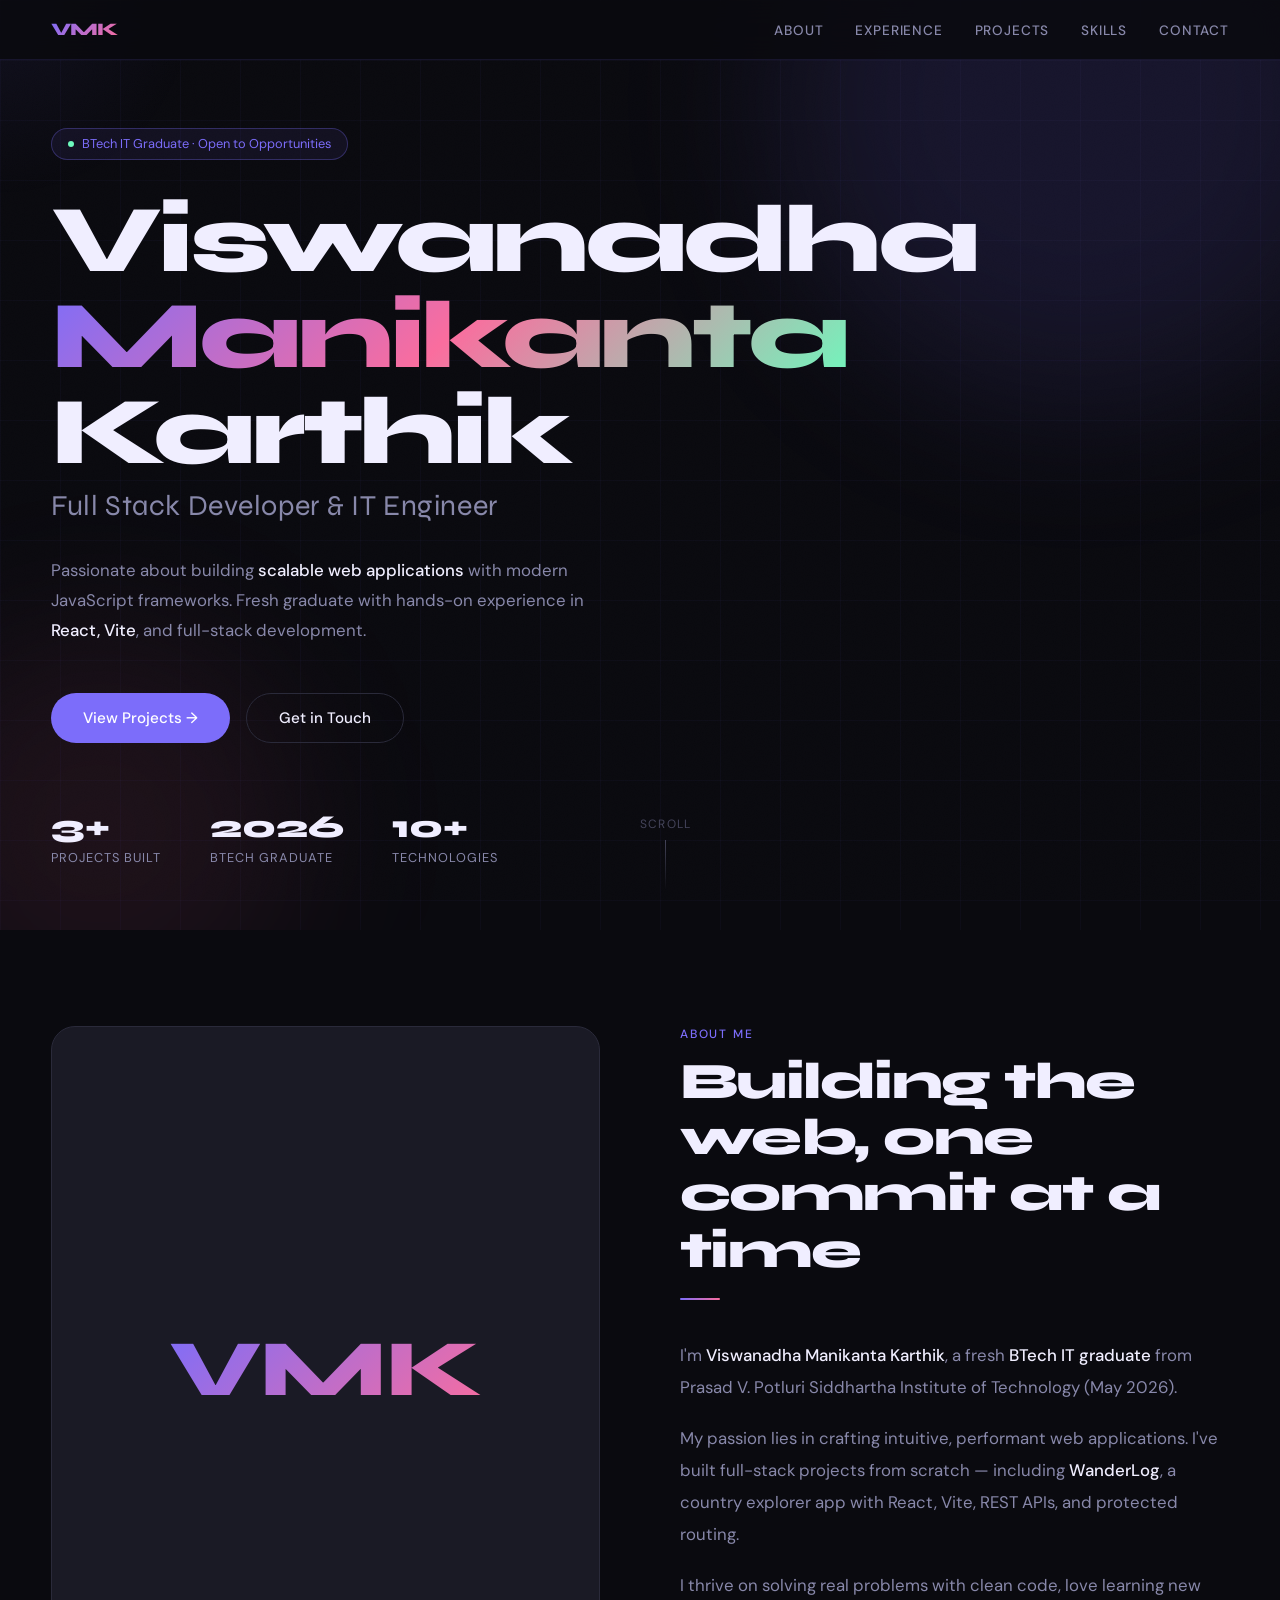
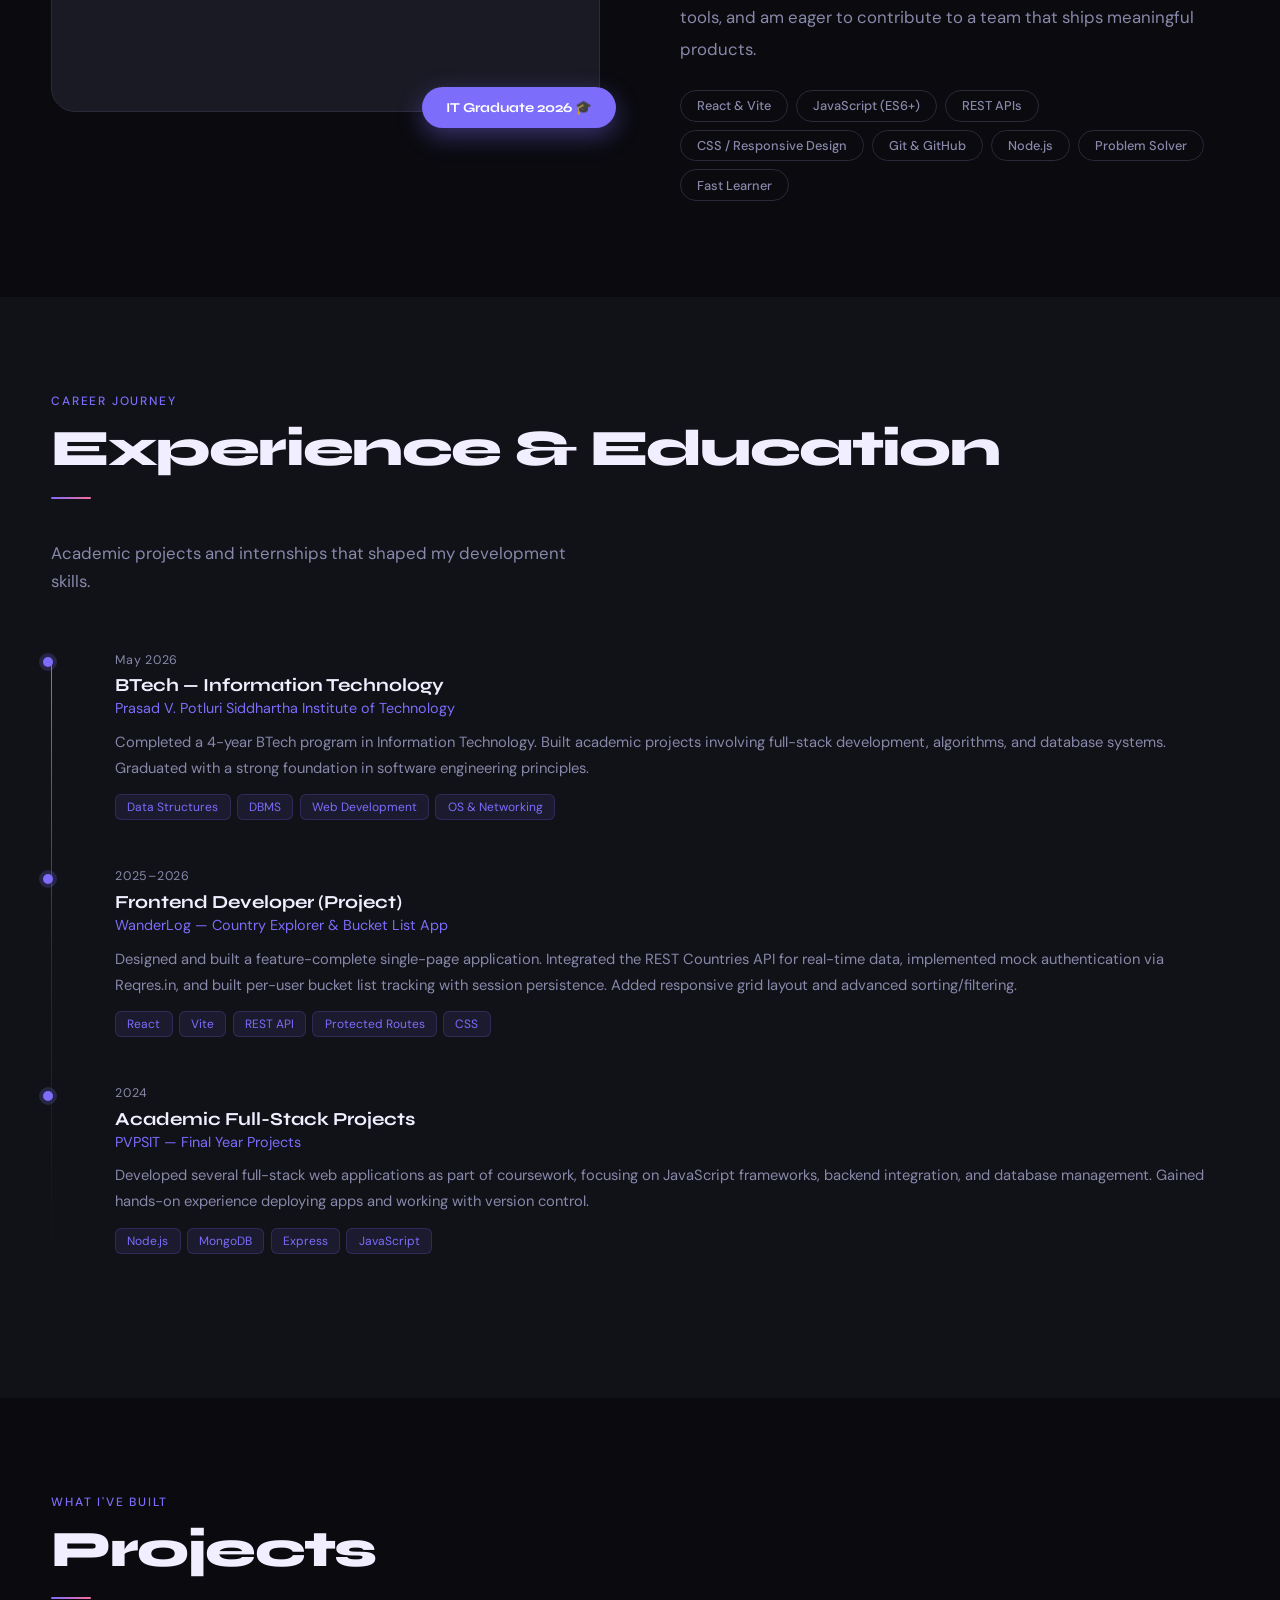
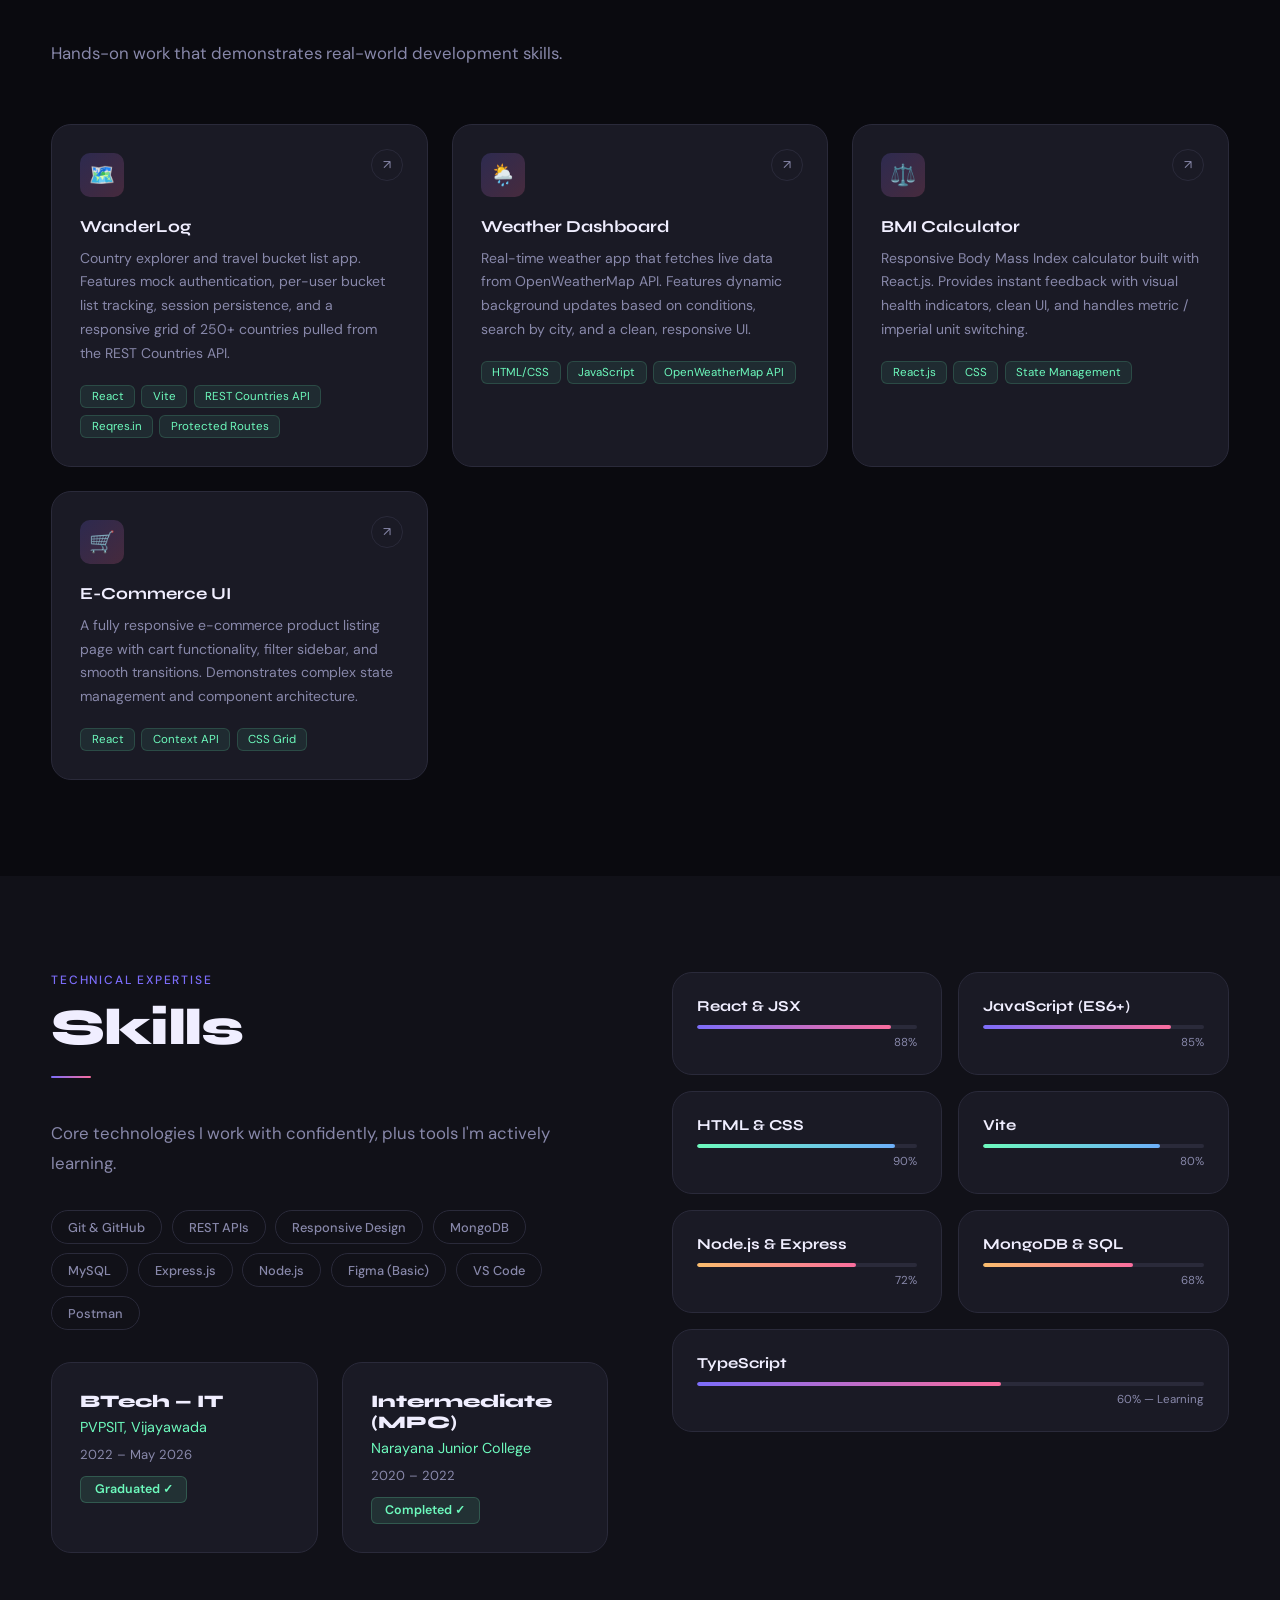
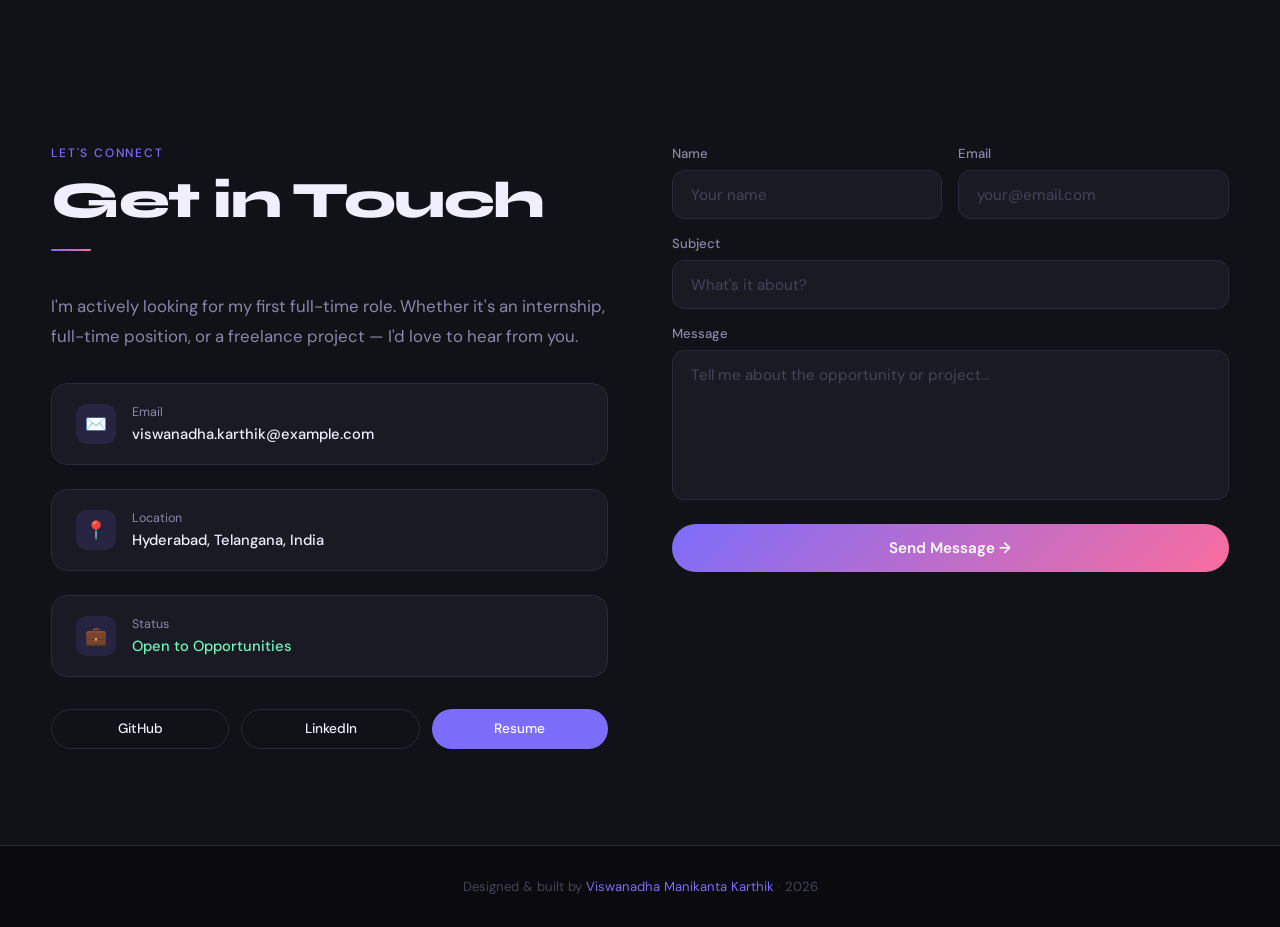
<file: index.html>
<!DOCTYPE html>
<html lang="en">
<head>
<meta charset="UTF-8"/>
<meta name="viewport" content="width=device-width, initial-scale=1.0"/>
<title>Viswanadha Manikanta Karthik | IT Graduate</title>
<link rel="preconnect" href="https://fonts.googleapis.com"/>
<link rel="preconnect" href="https://fonts.gstatic.com" crossorigin/>
<link href="https://fonts.googleapis.com/css2?family=Syne:wght@400;600;700;800&family=DM+Sans:ital,opsz,wght@0,9..40,300;0,9..40,400;0,9..40,500;1,9..40,300&display=swap" rel="stylesheet"/>
<style>
*,*::before,*::after{margin:0;padding:0;box-sizing:border-box}
:root{
  --bg:#0a0a0f;
  --bg2:#111118;
  --bg3:#16161f;
  --card:#1a1a25;
  --border:#2a2a3a;
  --accent:#7c6dfa;
  --accent2:#fa6d9e;
  --accent3:#6dfabd;
  --text:#f0eeff;
  --muted:#8888aa;
  --faint:#44445a;
  font-size:px;
}
html{scroll-behavior:smooth}
body{
  font-family:'DM Sans',sans-serif;
  background:var(--bg);
  color:var(--text);
  overflow-x:hidden;
}

/* ── NOISE TEXTURE ── */
body::before{
  content:'';
  position:fixed;inset:0;
  background-image:url("data:image/svg+xml,%3Csvg xmlns='http://www.w3.org/2000/svg' width='200' height='200'%3E%3Cfilter id='n'%3E%3CfeTurbulence type='fractalNoise' baseFrequency='0.9' numOctaves='4' stitchTiles='stitch'/%3E%3C/filter%3E%3Crect width='200' height='200' filter='url(%23n)' opacity='0.025'/%3E%3C/svg%3E");
  pointer-events:none;z-index:0;opacity:.5;
}

/* ── CURSOR GLOW ── */
.cursor-glow{
  position:fixed;width:400px;height:400px;
  border-radius:50%;pointer-events:none;z-index:1;
  background:radial-gradient(circle,rgba(124,109,250,.07) 0%,transparent 70%);
  transform:translate(-50%,-50%);transition:opacity .3s;
}

/* ── NAV ── */
nav{
  position:fixed;top:0;left:0;right:0;z-index:100;
  display:flex;align-items:center;justify-content:space-between;
  padding:1.2rem 4%;
  background:rgba(10,10,15,.85);
  backdrop-filter:blur(16px);
  border-bottom:1px solid rgba(124,109,250,.12);
  transition:all .3s;
}
nav.scrolled{padding:.8rem 4%}
.nav-logo{
  font-family:'Syne',sans-serif;font-weight:800;
  font-size:1.1rem;letter-spacing:-.02em;
  background:linear-gradient(135deg,var(--accent),var(--accent2));
  -webkit-background-clip:text;-webkit-text-fill-color:transparent;
  background-clip:text;
}
.nav-links{display:flex;gap:2rem;list-style:none}
.nav-links a{
  font-size:.85rem;font-weight:500;letter-spacing:.06em;text-transform:uppercase;
  color:var(--muted);text-decoration:none;transition:color .2s;position:relative;
}
.nav-links a::after{
  content:'';position:absolute;bottom:-4px;left:0;width:0;height:1px;
  background:var(--accent);transition:width .3s;
}
.nav-links a:hover{color:var(--text)}
.nav-links a:hover::after{width:100%}
.hamburger{display:none;flex-direction:column;gap:5px;cursor:pointer;padding:4px}
.hamburger span{display:block;width:22px;height:2px;background:var(--text);transition:all .3s;border-radius:2px}
.hamburger.open span:nth-child(1){transform:translateY(7px) rotate(45deg)}
.hamburger.open span:nth-child(2){opacity:0}
.hamburger.open span:nth-child(3){transform:translateY(-7px) rotate(-45deg)}
.mobile-menu{
  display:none;position:fixed;top:0;left:0;right:0;bottom:0;
  background:rgba(10,10,15,.97);z-index:99;
  flex-direction:column;align-items:center;justify-content:center;gap:2.5rem;
}
.mobile-menu.open{display:flex}
.mobile-menu a{
  font-family:'Syne',sans-serif;font-size:2rem;font-weight:700;
  color:var(--text);text-decoration:none;transition:color .2s;
}
.mobile-menu a:hover{color:var(--accent)}

/* ── HERO ── */
#hero{
  min-height:100vh;display:flex;align-items:center;
  padding:8rem 4% 4rem;position:relative;overflow:hidden;
}
.hero-grid-bg{
  position:absolute;inset:0;
  background-image:linear-gradient(rgba(124,109,250,.04) 1px,transparent 1px),linear-gradient(90deg,rgba(124,109,250,.04) 1px,transparent 1px);
  background-size:60px 60px;
}
.hero-orb{
  position:absolute;border-radius:50%;filter:blur(80px);pointer-events:none;
}
.hero-orb-1{width:600px;height:600px;background:rgba(124,109,250,.12);top:-200px;right:-100px}
.hero-orb-2{width:400px;height:400px;background:rgba(250,109,158,.08);bottom:-100px;left:-100px}
.hero-content{position:relative;z-index:2;max-width:900px}
.hero-badge{
  display:inline-flex;align-items:center;gap:.5rem;
  border:1px solid rgba(124,109,250,.3);border-radius:100px;
  padding:.4rem 1rem;font-size:.8rem;color:var(--accent);
  background:rgba(124,109,250,.08);margin-bottom:2rem;
  animation:fadeUp .8s ease both;
}
.hero-badge-dot{width:6px;height:6px;border-radius:50%;background:var(--accent3);animation:pulse 2s infinite}
@keyframes pulse{0%,100%{opacity:1}50%{opacity:.3}}
.hero-name{
  font-family:'Syne',sans-serif;font-weight:800;
  font-size:clamp(2.8rem,8vw,6rem);line-height:1.0;
  letter-spacing:-.04em;margin-bottom:.5rem;
  animation:fadeUp .8s .1s ease both;
}
.hero-name .grad{
  background:linear-gradient(135deg,var(--accent) 0%,var(--accent2) 50%,var(--accent3) 100%);
  -webkit-background-clip:text;-webkit-text-fill-color:transparent;background-clip:text;
}
.hero-title-line{
  font-family:'Syne',sans-serif;font-size:clamp(1rem,3vw,1.8rem);
  font-weight:400;color:var(--muted);margin-bottom:2rem;letter-spacing:.02em;
  animation:fadeUp .8s .2s ease both;
}
.hero-desc{
  max-width:560px;font-size:1.05rem;line-height:1.8;color:var(--muted);
  margin-bottom:3rem;animation:fadeUp .8s .3s ease both;
}
.hero-desc strong{color:var(--text);font-weight:500}
.hero-ctas{display:flex;gap:1rem;flex-wrap:wrap;animation:fadeUp .8s .4s ease both}
.btn-primary{
  display:inline-flex;align-items:center;gap:.5rem;
  background:var(--accent);color:#fff;
  padding:.85rem 2rem;border-radius:100px;font-weight:500;
  text-decoration:none;font-size:.95rem;transition:all .25s;border:none;cursor:pointer;
}
.btn-primary:hover{background:#9488ff;transform:translateY(-2px)}
.btn-outline{
  display:inline-flex;align-items:center;gap:.5rem;
  border:1px solid var(--border);color:var(--text);
  padding:.85rem 2rem;border-radius:100px;font-weight:500;
  text-decoration:none;font-size:.95rem;transition:all .25s;background:transparent;cursor:pointer;
}
.btn-outline:hover{border-color:var(--accent);color:var(--accent);transform:translateY(-2px)}
.hero-stats{
  display:flex;gap:3rem;margin-top:4rem;
  animation:fadeUp .8s .5s ease both;flex-wrap:wrap;
}
.stat-num{font-family:'Syne',sans-serif;font-size:2rem;font-weight:800;color:var(--text)}
.stat-label{font-size:.8rem;color:var(--muted);text-transform:uppercase;letter-spacing:.08em;margin-top:.2rem}
.hero-scroll{
  position:absolute;bottom:2.5rem;left:50%;transform:translateX(-50%);
  display:flex;flex-direction:column;align-items:center;gap:.5rem;
  color:var(--faint);font-size:.75rem;letter-spacing:.1em;text-transform:uppercase;
  animation:fadeUp 1s .8s ease both;
}
.scroll-line{width:1px;height:50px;background:linear-gradient(var(--faint),transparent);animation:scrollLine 2s ease infinite}
@keyframes scrollLine{0%{transform:scaleY(0);transform-origin:top}50%{transform:scaleY(1);transform-origin:top}51%{transform-origin:bottom}100%{transform:scaleY(0);transform-origin:bottom}}

/* ── SECTIONS ── */
section{padding:6rem 4%;position:relative;z-index:2}
.section-label{
  font-size:.75rem;font-weight:500;letter-spacing:.15em;text-transform:uppercase;
  color:var(--accent);margin-bottom:.75rem;
}
.section-title{
  font-family:'Syne',sans-serif;font-weight:800;
  font-size:clamp(2rem,5vw,3.2rem);letter-spacing:-.03em;
  line-height:1.1;margin-bottom:1rem;
}
.section-sub{font-size:1.05rem;color:var(--muted);max-width:540px;line-height:1.7;margin-bottom:3.5rem}
.divider{width:40px;height:2px;background:linear-gradient(90deg,var(--accent),var(--accent2));margin:1.2rem 0 2.5rem;border-radius:2px}

/* ── ABOUT ── */
#about .about-inner{display:grid;grid-template-columns:1fr 1fr;gap:5rem;align-items:start}
.about-photo-wrap{position:relative}
.about-photo-frame{
  border-radius:1.5rem;overflow:hidden;
  border:1px solid var(--border);
  background:var(--card);
  aspect-ratio:4/5;display:flex;align-items:center;justify-content:center;
}
.about-photo-placeholder{
  font-family:'Syne',sans-serif;font-size:5rem;font-weight:800;
  background:linear-gradient(135deg,var(--accent),var(--accent2));
  -webkit-background-clip:text;-webkit-text-fill-color:transparent;background-clip:text;
}
.about-photo-badge{
  position:absolute;bottom:-1rem;right:-1rem;
  background:var(--accent);color:#fff;
  padding:.75rem 1.5rem;border-radius:100px;
  font-family:'Syne',sans-serif;font-weight:700;font-size:.85rem;
  white-space:nowrap;box-shadow:0 8px 24px rgba(124,109,250,.4);
}
.about-text p{font-size:1.05rem;line-height:1.9;color:var(--muted);margin-bottom:1.2rem}
.about-text p strong{color:var(--text);font-weight:500}
.about-tags{display:flex;flex-wrap:wrap;gap:.5rem;margin-top:1.5rem}
.tag{
  padding:.4rem 1rem;border-radius:100px;font-size:.8rem;font-weight:500;
  border:1px solid var(--border);color:var(--muted);transition:all .2s;cursor:default;
}
.tag:hover{border-color:var(--accent);color:var(--accent);background:rgba(124,109,250,.08)}

/* ── EXPERIENCE ── */
#experience{background:var(--bg2)}
.exp-timeline{position:relative;padding-left:2rem}
.exp-timeline::before{
  content:'';position:absolute;left:0;top:.5rem;bottom:0;
  width:1px;background:linear-gradient(var(--accent),var(--border),transparent);
}
.exp-item{
  position:relative;margin-bottom:3rem;padding-left:2rem;
  opacity:0;transform:translateX(-20px);transition:all .5s ease;
}
.exp-item.visible{opacity:1;transform:translateX(0)}
.exp-dot{
  position:absolute;left:-2.5rem;top:.35rem;
  width:10px;height:10px;border-radius:50%;background:var(--accent);
  box-shadow:0 0 0 4px rgba(124,109,250,.2);
}
.exp-date{font-size:.78rem;color:var(--muted);letter-spacing:.06em;margin-bottom:.4rem}
.exp-title{font-family:'Syne',sans-serif;font-weight:700;font-size:1.15rem;color:var(--text);margin-bottom:.2rem}
.exp-company{font-size:.9rem;color:var(--accent);margin-bottom:.8rem}
.exp-desc{font-size:.92rem;line-height:1.75;color:var(--muted)}
.exp-tags{display:flex;flex-wrap:wrap;gap:.4rem;margin-top:.8rem}
.exp-tag{
  padding:.25rem .7rem;border-radius:6px;font-size:.75rem;
  background:rgba(124,109,250,.1);color:var(--accent);border:1px solid rgba(124,109,250,.2);
}

/* ── PROJECTS ── */
.projects-grid{
  display:grid;grid-template-columns:repeat(auto-fill,minmax(320px,1fr));gap:1.5rem;
}
.project-card{
  background:var(--card);border:1px solid var(--border);border-radius:1.25rem;
  padding:1.75rem;transition:all .3s;cursor:pointer;position:relative;overflow:hidden;
}
.project-card::before{
  content:'';position:absolute;inset:0;
  background:radial-gradient(circle at 0% 0%,rgba(124,109,250,.05),transparent 60%);
  opacity:0;transition:opacity .3s;
}
.project-card:hover::before{opacity:1}
.project-card:hover{border-color:rgba(124,109,250,.4);transform:translateY(-4px);box-shadow:0 20px 40px rgba(0,0,0,.3)}
.project-icon{
  width:44px;height:44px;border-radius:10px;
  background:linear-gradient(135deg,rgba(124,109,250,.2),rgba(250,109,158,.2));
  display:flex;align-items:center;justify-content:center;
  font-size:1.3rem;margin-bottom:1.2rem;
}
.project-title{font-family:'Syne',sans-serif;font-weight:700;font-size:1.05rem;margin-bottom:.6rem}
.project-desc{font-size:.875rem;line-height:1.7;color:var(--muted);margin-bottom:1.2rem}
.project-tags{display:flex;flex-wrap:wrap;gap:.4rem}
.project-tag{
  padding:.2rem .65rem;border-radius:6px;font-size:.72rem;
  background:rgba(109,250,189,.08);color:var(--accent3);border:1px solid rgba(109,250,189,.15);
}
.project-link{
  position:absolute;top:1.5rem;right:1.5rem;
  width:32px;height:32px;border-radius:50%;border:1px solid var(--border);
  display:flex;align-items:center;justify-content:center;
  font-size:.8rem;color:var(--muted);transition:all .2s;text-decoration:none;
}
.project-link:hover{border-color:var(--accent);color:var(--accent)}

/* ── SKILLS ── */
#skills{background:var(--bg2)}
.skills-outer{display:grid;grid-template-columns:1fr 1fr;gap:4rem;align-items:start}
.skills-bento{display:grid;grid-template-columns:1fr 1fr;gap:1rem}
.skill-card{
  background:var(--card);border:1px solid var(--border);border-radius:1.25rem;
  padding:1.5rem;transition:all .3s;
}
.skill-card:hover{border-color:rgba(124,109,250,.3);transform:translateY(-3px)}
.skill-card.wide{grid-column:1/-1}
.skill-name{font-family:'Syne',sans-serif;font-size:.95rem;font-weight:700;margin-bottom:.6rem;color:var(--text)}
.skill-bar-bg{height:4px;background:var(--border);border-radius:4px;overflow:hidden}
.skill-bar{height:4px;border-radius:4px;width:0;transition:width 1.2s cubic-bezier(.4,0,.2,1)}
.skill-bar.violet{background:linear-gradient(90deg,var(--accent),var(--accent2))}
.skill-bar.green{background:linear-gradient(90deg,var(--accent3),#6daffa)}
.skill-bar.amber{background:linear-gradient(90deg,#fabd6d,var(--accent2))}
.skill-level{font-size:.72rem;color:var(--muted);margin-top:.4rem;text-align:right}
.skills-pills{display:flex;flex-wrap:wrap;gap:.6rem;margin-top:1rem}
.s-pill{
  padding:.45rem 1rem;border-radius:100px;font-size:.8rem;font-weight:500;
  border:1px solid var(--border);color:var(--muted);transition:all .25s;
  cursor:default;
}
.s-pill:hover{border-color:var(--accent2);color:var(--accent2);background:rgba(250,109,158,.08)}

/* ── EDUCATION ── */
.edu-grid{display:grid;grid-template-columns:1fr 1fr;gap:1.5rem}
.edu-card{
  background:var(--card);border:1px solid var(--border);border-radius:1.25rem;
  padding:1.75rem;transition:all .3s;
}
.edu-card:hover{border-color:rgba(109,250,189,.3);transform:translateY(-3px)}
.edu-degree{font-family:'Syne',sans-serif;font-weight:800;font-size:1.1rem;margin-bottom:.4rem}
.edu-school{font-size:.9rem;color:var(--accent3);margin-bottom:.6rem}
.edu-meta{font-size:.82rem;color:var(--muted)}
.edu-badge{
  display:inline-block;margin-top:.8rem;
  padding:.3rem .85rem;border-radius:6px;font-size:.78rem;font-weight:600;
  background:rgba(109,250,189,.1);color:var(--accent3);border:1px solid rgba(109,250,189,.2);
}

/* ── CONTACT ── */
#contact{background:var(--bg2)}
.contact-inner{display:grid;grid-template-columns:1fr 1fr;gap:4rem;align-items:start}
.contact-form{display:flex;flex-direction:column;gap:1rem}
.form-row{display:grid;grid-template-columns:1fr 1fr;gap:1rem}
.form-group{display:flex;flex-direction:column;gap:.5rem}
.form-group label{font-size:.82rem;font-weight:500;color:var(--muted)}
.form-group input,.form-group textarea{
  background:var(--card);border:1px solid var(--border);border-radius:.75rem;
  color:var(--text);font-family:'DM Sans',sans-serif;font-size:.95rem;
  padding:.85rem 1.1rem;outline:none;transition:border-color .2s;resize:none;
}
.form-group input:focus,.form-group textarea:focus{border-color:var(--accent)}
.form-group input::placeholder,.form-group textarea::placeholder{color:var(--faint)}
.contact-info{display:flex;flex-direction:column;gap:1.5rem}
.contact-item{
  display:flex;gap:1rem;align-items:flex-start;
  background:var(--card);border:1px solid var(--border);border-radius:1rem;
  padding:1.25rem 1.5rem;transition:all .3s;
}
.contact-item:hover{border-color:rgba(124,109,250,.3);transform:translateX(4px)}
.contact-icon{
  width:40px;height:40px;min-width:40px;border-radius:.65rem;
  background:rgba(124,109,250,.12);display:flex;align-items:center;justify-content:center;
  font-size:1.1rem;
}
.contact-item-label{font-size:.78rem;color:var(--muted);margin-bottom:.25rem}
.contact-item-value{font-size:.92rem;color:var(--text);font-weight:500}
.send-btn{
  display:flex;align-items:center;justify-content:center;gap:.5rem;
  background:linear-gradient(135deg,var(--accent),var(--accent2));
  color:#fff;border:none;border-radius:100px;
  padding:.9rem 2rem;font-family:'DM Sans',sans-serif;font-size:.95rem;font-weight:600;
  cursor:pointer;transition:all .3s;margin-top:.5rem;
}
.send-btn:hover{transform:translateY(-2px);box-shadow:0 12px 28px rgba(124,109,250,.4)}
.send-btn:active{transform:translateY(0)}
.success-msg{
  display:none;text-align:center;padding:1rem;border-radius:.75rem;
  background:rgba(109,250,189,.1);border:1px solid rgba(109,250,189,.2);
  color:var(--accent3);font-weight:500;font-size:.9rem;
}

/* ── FOOTER ── */
footer{
  text-align:center;padding:2rem 4%;
  border-top:1px solid var(--border);
  font-size:.82rem;color:var(--faint);
}
footer span{color:var(--accent)}

/* ── ANIMATIONS ── */
@keyframes fadeUp{
  from{opacity:0;transform:translateY(24px)}
  to{opacity:1;transform:translateY(0)}
}
.reveal{opacity:0;transform:translateY(30px);transition:all .6s ease}
.reveal.visible{opacity:1;transform:translateY(0)}

/* ── MOBILE ── */
@media(max-width:768px){
  nav{padding:1rem 5%}
  .nav-links{display:none}
  .hamburger{display:flex}
  #hero{padding:7rem 5% 4rem}
  .hero-stats{gap:2rem}
  #about .about-inner{grid-template-columns:1fr;gap:3rem}
  .about-photo-wrap{max-width:320px;margin:0 auto}
  .skills-outer{grid-template-columns:1fr;gap:3rem}
  .skills-bento{grid-template-columns:1fr}
  .skill-card.wide{grid-column:auto}
  .edu-grid{grid-template-columns:1fr}
  .contact-inner{grid-template-columns:1fr;gap:3rem}
  .form-row{grid-template-columns:1fr}
  section{padding:4.5rem 5%}
  .projects-grid{grid-template-columns:1fr}
}
@media(max-width:480px){
  .hero-ctas{flex-direction:column}
  .btn-primary,.btn-outline{justify-content:center}
}
</style>
</head>
<body>

<div class="cursor-glow" id="cursorGlow"></div>

<!-- NAV -->
<nav id="navbar">
  <div class="nav-logo">VMK</div>
  <ul class="nav-links">
    <li><a href="#about">About</a></li>
    <li><a href="#experience">Experience</a></li>
    <li><a href="#projects">Projects</a></li>
    <li><a href="#skills">Skills</a></li>
    <li><a href="#contact">Contact</a></li>
  </ul>
  <div class="hamburger" id="hamburger" onclick="toggleMenu()">
    <span></span><span></span><span></span>
  </div>
</nav>

<!-- MOBILE MENU -->
<div class="mobile-menu" id="mobileMenu">
  <a href="#about" onclick="toggleMenu()">About</a>
  <a href="#experience" onclick="toggleMenu()">Experience</a>
  <a href="#projects" onclick="toggleMenu()">Projects</a>
  <a href="#skills" onclick="toggleMenu()">Skills</a>
  <a href="#contact" onclick="toggleMenu()">Contact</a>
</div>

<!-- HERO -->
<section id="hero">
  <div class="hero-grid-bg"></div>
  <div class="hero-orb hero-orb-1"></div>
  <div class="hero-orb hero-orb-2"></div>
  <div class="hero-content">
    <div class="hero-badge">
      <div class="hero-badge-dot"></div>
      BTech IT Graduate · Open to Opportunities
    </div>
    <h1 class="hero-name">
      Viswanadha<br><span class="grad">Manikanta</span><br>Karthik
    </h1>
    <p class="hero-title-line">Full Stack Developer &amp; IT Engineer</p>
    <p class="hero-desc">
      Passionate about building <strong>scalable web applications</strong> with modern JavaScript frameworks.
      Fresh graduate with hands-on experience in <strong>React, Vite</strong>, and full-stack development.
    </p>
    <div class="hero-ctas">
      <a href="#projects" class="btn-primary">View Projects →</a>
      <a href="#contact" class="btn-outline">Get in Touch</a>
    </div>
    <div class="hero-stats">
      <div>
        <div class="stat-num">3+</div>
        <div class="stat-label">Projects Built</div>
      </div>
      <div>
        <div class="stat-num">2026</div>
        <div class="stat-label">BTech Graduate</div>
      </div>
      <div>
        <div class="stat-num">10+</div>
        <div class="stat-label">Technologies</div>
      </div>
    </div>
  </div>
  <div class="hero-scroll">
    <span>Scroll</span>
    <div class="scroll-line"></div>
  </div>
</section>

<!-- ABOUT -->
<section id="about">
  <div class="about-inner">
    <div class="about-photo-wrap reveal">
      <div class="about-photo-frame">
        <div class="about-photo-placeholder">VMK</div>
      </div>
      <div class="about-photo-badge">IT Graduate 2026 🎓</div>
    </div>
    <div class="about-text reveal">
      <div class="section-label">About Me</div>
      <h2 class="section-title">Building the web, one commit at a time</h2>
      <div class="divider"></div>
      <p>I'm <strong>Viswanadha Manikanta Karthik</strong>, a fresh <strong>BTech IT graduate</strong> from Prasad V. Potluri Siddhartha Institute of Technology (May 2026).</p>
      <p>My passion lies in crafting intuitive, performant web applications. I've built full-stack projects from scratch — including <strong>WanderLog</strong>, a country explorer app with React, Vite, REST APIs, and protected routing.</p>
      <p>I thrive on solving real problems with clean code, love learning new tools, and am eager to contribute to a team that ships meaningful products.</p>
      <div class="about-tags">
        <span class="tag">React &amp; Vite</span>
        <span class="tag">JavaScript (ES6+)</span>
        <span class="tag">REST APIs</span>
        <span class="tag">CSS / Responsive Design</span>
        <span class="tag">Git &amp; GitHub</span>
        <span class="tag">Node.js</span>
        <span class="tag">Problem Solver</span>
        <span class="tag">Fast Learner</span>
      </div>
    </div>
  </div>
</section>

<!-- EXPERIENCE -->
<section id="experience">
  <div class="reveal">
    <div class="section-label">Career Journey</div>
    <h2 class="section-title">Experience &amp; Education</h2>
    <div class="divider"></div>
    <p class="section-sub">Academic projects and internships that shaped my development skills.</p>
  </div>
  <div class="exp-timeline">
    <div class="exp-item">
      <div class="exp-dot"></div>
      <div class="exp-date">May 2026</div>
      <div class="exp-title">BTech — Information Technology</div>
      <div class="exp-company">Prasad V. Potluri Siddhartha Institute of Technology</div>
      <div class="exp-desc">Completed a 4-year BTech program in Information Technology. Built academic projects involving full-stack development, algorithms, and database systems. Graduated with a strong foundation in software engineering principles.</div>
      <div class="exp-tags">
        <span class="exp-tag">Data Structures</span>
        <span class="exp-tag">DBMS</span>
        <span class="exp-tag">Web Development</span>
        <span class="exp-tag">OS &amp; Networking</span>
      </div>
    </div>
    <div class="exp-item">
      <div class="exp-dot"></div>
      <div class="exp-date">2025–2026</div>
      <div class="exp-title">Frontend Developer (Project)</div>
      <div class="exp-company">WanderLog — Country Explorer &amp; Bucket List App</div>
      <div class="exp-desc">Designed and built a feature-complete single-page application. Integrated the REST Countries API for real-time data, implemented mock authentication via Reqres.in, and built per-user bucket list tracking with session persistence. Added responsive grid layout and advanced sorting/filtering.</div>
      <div class="exp-tags">
        <span class="exp-tag">React</span>
        <span class="exp-tag">Vite</span>
        <span class="exp-tag">REST API</span>
        <span class="exp-tag">Protected Routes</span>
        <span class="exp-tag">CSS</span>
      </div>
    </div>
    <div class="exp-item">
      <div class="exp-dot"></div>
      <div class="exp-date">2024</div>
      <div class="exp-title">Academic Full-Stack Projects</div>
      <div class="exp-company">PVPSIT — Final Year Projects</div>
      <div class="exp-desc">Developed several full-stack web applications as part of coursework, focusing on JavaScript frameworks, backend integration, and database management. Gained hands-on experience deploying apps and working with version control.</div>
      <div class="exp-tags">
        <span class="exp-tag">Node.js</span>
        <span class="exp-tag">MongoDB</span>
        <span class="exp-tag">Express</span>
        <span class="exp-tag">JavaScript</span>
      </div>
    </div>
  </div>
</section>

<!-- PROJECTS -->
<section id="projects">
  <div class="reveal">
    <div class="section-label">What I've Built</div>
    <h2 class="section-title">Projects</h2>
    <div class="divider"></div>
    <p class="section-sub">Hands-on work that demonstrates real-world development skills.</p>
  </div>
  <div class="projects-grid">
    <div class="project-card reveal">
      <div class="project-icon">🗺️</div>
      <div class="project-title">WanderLog</div>
      <div class="project-desc">Country explorer and travel bucket list app. Features mock authentication, per-user bucket list tracking, session persistence, and a responsive grid of 250+ countries pulled from the REST Countries API.</div>
      <div class="project-tags">
        <span class="project-tag">React</span>
        <span class="project-tag">Vite</span>
        <span class="project-tag">REST Countries API</span>
        <span class="project-tag">Reqres.in</span>
        <span class="project-tag">Protected Routes</span>
      </div>
      <a href="#" class="project-link">↗</a>
    </div>
    <div class="project-card reveal">
      <div class="project-icon">🌦️</div>
      <div class="project-title">Weather Dashboard</div>
      <div class="project-desc">Real-time weather app that fetches live data from OpenWeatherMap API. Features dynamic background updates based on conditions, search by city, and a clean, responsive UI.</div>
      <div class="project-tags">
        <span class="project-tag">HTML/CSS</span>
        <span class="project-tag">JavaScript</span>
        <span class="project-tag">OpenWeatherMap API</span>
      </div>
      <a href="#" class="project-link">↗</a>
    </div>
    <div class="project-card reveal">
      <div class="project-icon">⚖️</div>
      <div class="project-title">BMI Calculator</div>
      <div class="project-desc">Responsive Body Mass Index calculator built with React.js. Provides instant feedback with visual health indicators, clean UI, and handles metric / imperial unit switching.</div>
      <div class="project-tags">
        <span class="project-tag">React.js</span>
        <span class="project-tag">CSS</span>
        <span class="project-tag">State Management</span>
      </div>
      <a href="#" class="project-link">↗</a>
    </div>
    <div class="project-card reveal">
      <div class="project-icon">🛒</div>
      <div class="project-title">E-Commerce UI</div>
      <div class="project-desc">A fully responsive e-commerce product listing page with cart functionality, filter sidebar, and smooth transitions. Demonstrates complex state management and component architecture.</div>
      <div class="project-tags">
        <span class="project-tag">React</span>
        <span class="project-tag">Context API</span>
        <span class="project-tag">CSS Grid</span>
      </div>
      <a href="#" class="project-link">↗</a>
    </div>
  </div>
</section>

<!-- SKILLS -->
<section id="skills">
  <div class="skills-outer">
    <div class="reveal">
      <div class="section-label">Technical Expertise</div>
      <h2 class="section-title">Skills</h2>
      <div class="divider"></div>
      <p style="font-size:1.05rem;line-height:1.8;color:var(--muted);margin-bottom:2rem">Core technologies I work with confidently, plus tools I'm actively learning.</p>
      <div class="skills-pills">
        <span class="s-pill">Git &amp; GitHub</span>
        <span class="s-pill">REST APIs</span>
        <span class="s-pill">Responsive Design</span>
        <span class="s-pill">MongoDB</span>
        <span class="s-pill">MySQL</span>
        <span class="s-pill">Express.js</span>
        <span class="s-pill">Node.js</span>
        <span class="s-pill">Figma (Basic)</span>
        <span class="s-pill">VS Code</span>
        <span class="s-pill">Postman</span>
      </div>
      <div class="edu-grid" style="margin-top:2rem">
        <div class="edu-card">
          <div class="edu-degree">BTech — IT</div>
          <div class="edu-school">PVPSIT, Vijayawada</div>
          <div class="edu-meta">2022 – May 2026</div>
          <span class="edu-badge">Graduated ✓</span>
        </div>
        <div class="edu-card">
          <div class="edu-degree">Intermediate (MPC)</div>
          <div class="edu-school">Narayana Junior College</div>
          <div class="edu-meta">2020 – 2022</div>
          <span class="edu-badge">Completed ✓</span>
        </div>
      </div>
    </div>
    <div class="skills-bento reveal">
      <div class="skill-card">
        <div class="skill-name">React &amp; JSX</div>
        <div class="skill-bar-bg"><div class="skill-bar violet" data-width="88"></div></div>
        <div class="skill-level">88%</div>
      </div>
      <div class="skill-card">
        <div class="skill-name">JavaScript (ES6+)</div>
        <div class="skill-bar-bg"><div class="skill-bar violet" data-width="85"></div></div>
        <div class="skill-level">85%</div>
      </div>
      <div class="skill-card">
        <div class="skill-name">HTML &amp; CSS</div>
        <div class="skill-bar-bg"><div class="skill-bar green" data-width="90"></div></div>
        <div class="skill-level">90%</div>
      </div>
      <div class="skill-card">
        <div class="skill-name">Vite</div>
        <div class="skill-bar-bg"><div class="skill-bar green" data-width="80"></div></div>
        <div class="skill-level">80%</div>
      </div>
      <div class="skill-card">
        <div class="skill-name">Node.js &amp; Express</div>
        <div class="skill-bar-bg"><div class="skill-bar amber" data-width="72"></div></div>
        <div class="skill-level">72%</div>
      </div>
      <div class="skill-card">
        <div class="skill-name">MongoDB &amp; SQL</div>
        <div class="skill-bar-bg"><div class="skill-bar amber" data-width="68"></div></div>
        <div class="skill-level">68%</div>
      </div>
      <div class="skill-card wide">
        <div class="skill-name">TypeScript</div>
        <div class="skill-bar-bg"><div class="skill-bar violet" data-width="60"></div></div>
        <div class="skill-level">60% — Learning</div>
      </div>
    </div>
  </div>
</section>

<!-- CONTACT -->
<section id="contact">
  <div class="contact-inner">
    <div class="reveal">
      <div class="section-label">Let's Connect</div>
      <h2 class="section-title">Get in Touch</h2>
      <div class="divider"></div>
      <p style="font-size:1.05rem;line-height:1.8;color:var(--muted);margin-bottom:2rem">
        I'm actively looking for my first full-time role. Whether it's an internship, full-time position, or a freelance project — I'd love to hear from you.
      </p>
      <div class="contact-info">
        <div class="contact-item">
          <div class="contact-icon">✉️</div>
          <div>
            <div class="contact-item-label">Email</div>
            <div class="contact-item-value">viswanadha.karthik@example.com</div>
          </div>
        </div>
        <div class="contact-item">
          <div class="contact-icon">📍</div>
          <div>
            <div class="contact-item-label">Location</div>
            <div class="contact-item-value">Hyderabad, Telangana, India</div>
          </div>
        </div>
        <div class="contact-item">
          <div class="contact-icon">💼</div>
          <div>
            <div class="contact-item-label">Status</div>
            <div class="contact-item-value" style="color:var(--accent3)">Open to Opportunities</div>
          </div>
        </div>
        <div style="display:flex;gap:.75rem;margin-top:.5rem">
          <a href="https://github.com/" target="_blank" class="btn-outline" style="flex:1;justify-content:center;font-size:.85rem;padding:.65rem 1rem">GitHub</a>
          <a href="https://linkedin.com/" target="_blank" class="btn-outline" style="flex:1;justify-content:center;font-size:.85rem;padding:.65rem 1rem">LinkedIn</a>
          <a href="#" class="btn-primary" style="flex:1;justify-content:center;font-size:.85rem;padding:.65rem 1rem">Resume</a>
        </div>
      </div>
    </div>
    <div class="reveal">
      <div class="contact-form">
        <div class="form-row">
          <div class="form-group">
            <label>Name</label>
            <input type="text" id="cName" placeholder="Your name"/>
          </div>
          <div class="form-group">
            <label>Email</label>
            <input type="email" id="cEmail" placeholder="your@email.com"/>
          </div>
        </div>
        <div class="form-group">
          <label>Subject</label>
          <input type="text" id="cSubject" placeholder="What's it about?"/>
        </div>
        <div class="form-group">
          <label>Message</label>
          <textarea id="cMessage" rows="6" placeholder="Tell me about the opportunity or project..."></textarea>
        </div>
        <button class="send-btn" onclick="sendMessage()">
          <span id="sendText">Send Message →</span>
        </button>
        <div class="success-msg" id="successMsg">🎉 Message sent! I'll get back to you soon.</div>
      </div>
    </div>
  </div>
</section>

<footer>
  <p>Designed &amp; built by <span>Viswanadha Manikanta Karthik</span> · 2026</p>
</footer>

<script>
// Cursor glow
const glow=document.getElementById('cursorGlow');
if(window.matchMedia('(pointer:fine)').matches){
  document.addEventListener('mousemove',e=>{
    glow.style.left=e.clientX+'px';
    glow.style.top=e.clientY+'px';
  });
}else{glow.style.display='none'}

// Nav scroll
window.addEventListener('scroll',()=>{
  document.getElementById('navbar').classList.toggle('scrolled',window.scrollY>50);
});

// Mobile menu
function toggleMenu(){
  const h=document.getElementById('hamburger');
  const m=document.getElementById('mobileMenu');
  h.classList.toggle('open');
  m.classList.toggle('open');
}

// Intersection observer — reveals
const observer=new IntersectionObserver(entries=>{
  entries.forEach(e=>{
    if(e.isIntersecting){
      e.target.classList.add('visible');
      if(e.target.classList.contains('exp-item')){
        // stagger
      }
      // Animate skill bars
      e.target.querySelectorAll('.skill-bar').forEach(bar=>{
        const w=bar.getAttribute('data-width');
        setTimeout(()=>{bar.style.width=w+'%'},200);
      });
    }
  });
},{threshold:.12});

document.querySelectorAll('.reveal,.exp-item').forEach(el=>observer.observe(el));

// Skill bars trigger when parent visible
const skillsSection=document.getElementById('skills');
const skillObserver=new IntersectionObserver(entries=>{
  entries.forEach(e=>{
    if(e.isIntersecting){
      document.querySelectorAll('.skill-bar').forEach(bar=>{
        const w=bar.getAttribute('data-width');
        setTimeout(()=>{bar.style.width=w+'%'},300);
      });
      skillObserver.disconnect();
    }
  });
},{threshold:.1});
skillObserver.observe(skillsSection);

// Contact form
function sendMessage(){
  const n=document.getElementById('cName').value.trim();
  const e=document.getElementById('cEmail').value.trim();
  const m=document.getElementById('cMessage').value.trim();
  if(!n||!e||!m){
    alert('Please fill in name, email, and message.');return;
  }
  const btn=document.querySelector('.send-btn');
  btn.disabled=true;
  document.getElementById('sendText').textContent='Sending...';
  setTimeout(()=>{
    btn.style.display='none';
    document.getElementById('successMsg').style.display='block';
    ['cName','cEmail','cSubject','cMessage'].forEach(id=>document.getElementById(id).value='');
  },1200);
}

// Smooth stagger for project cards
document.querySelectorAll('.project-card').forEach((card,i)=>{
  card.style.transitionDelay=(i*.08)+'s';
});
</script>
</body>
</html>
</file>
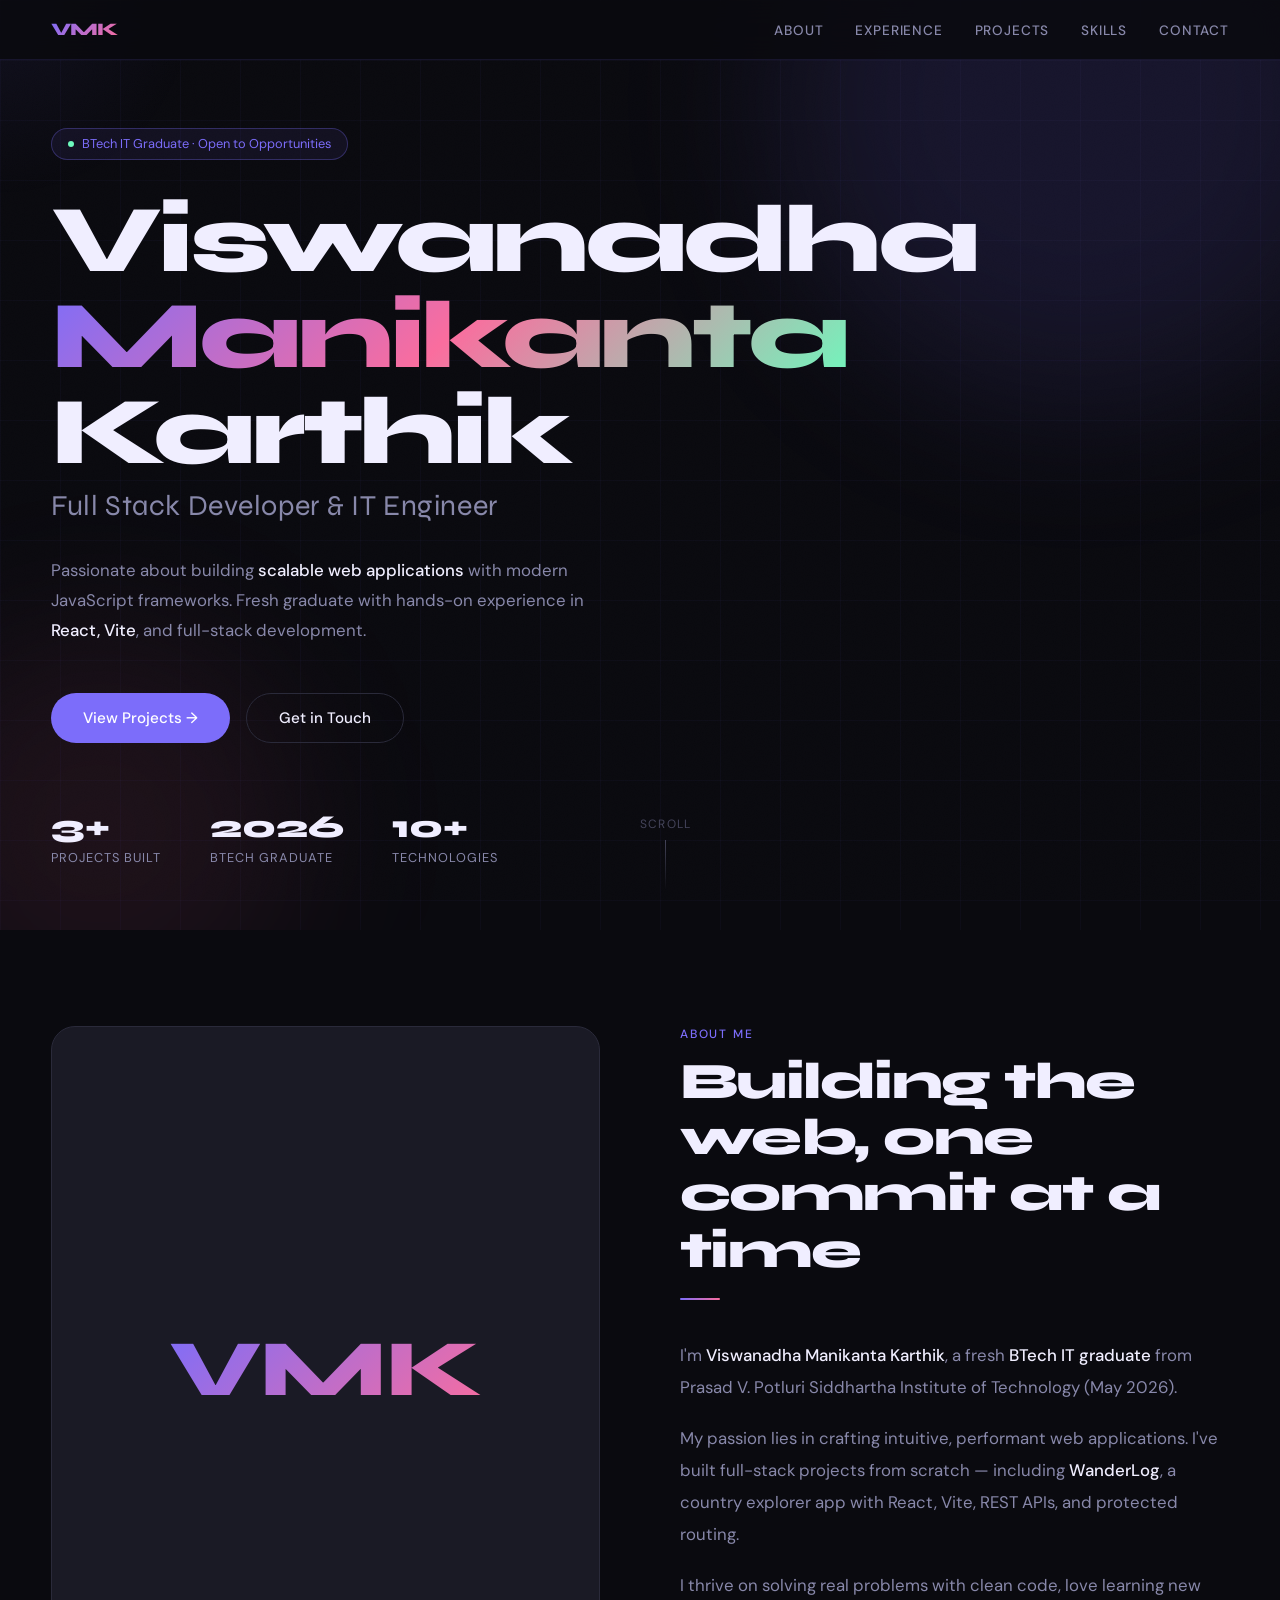
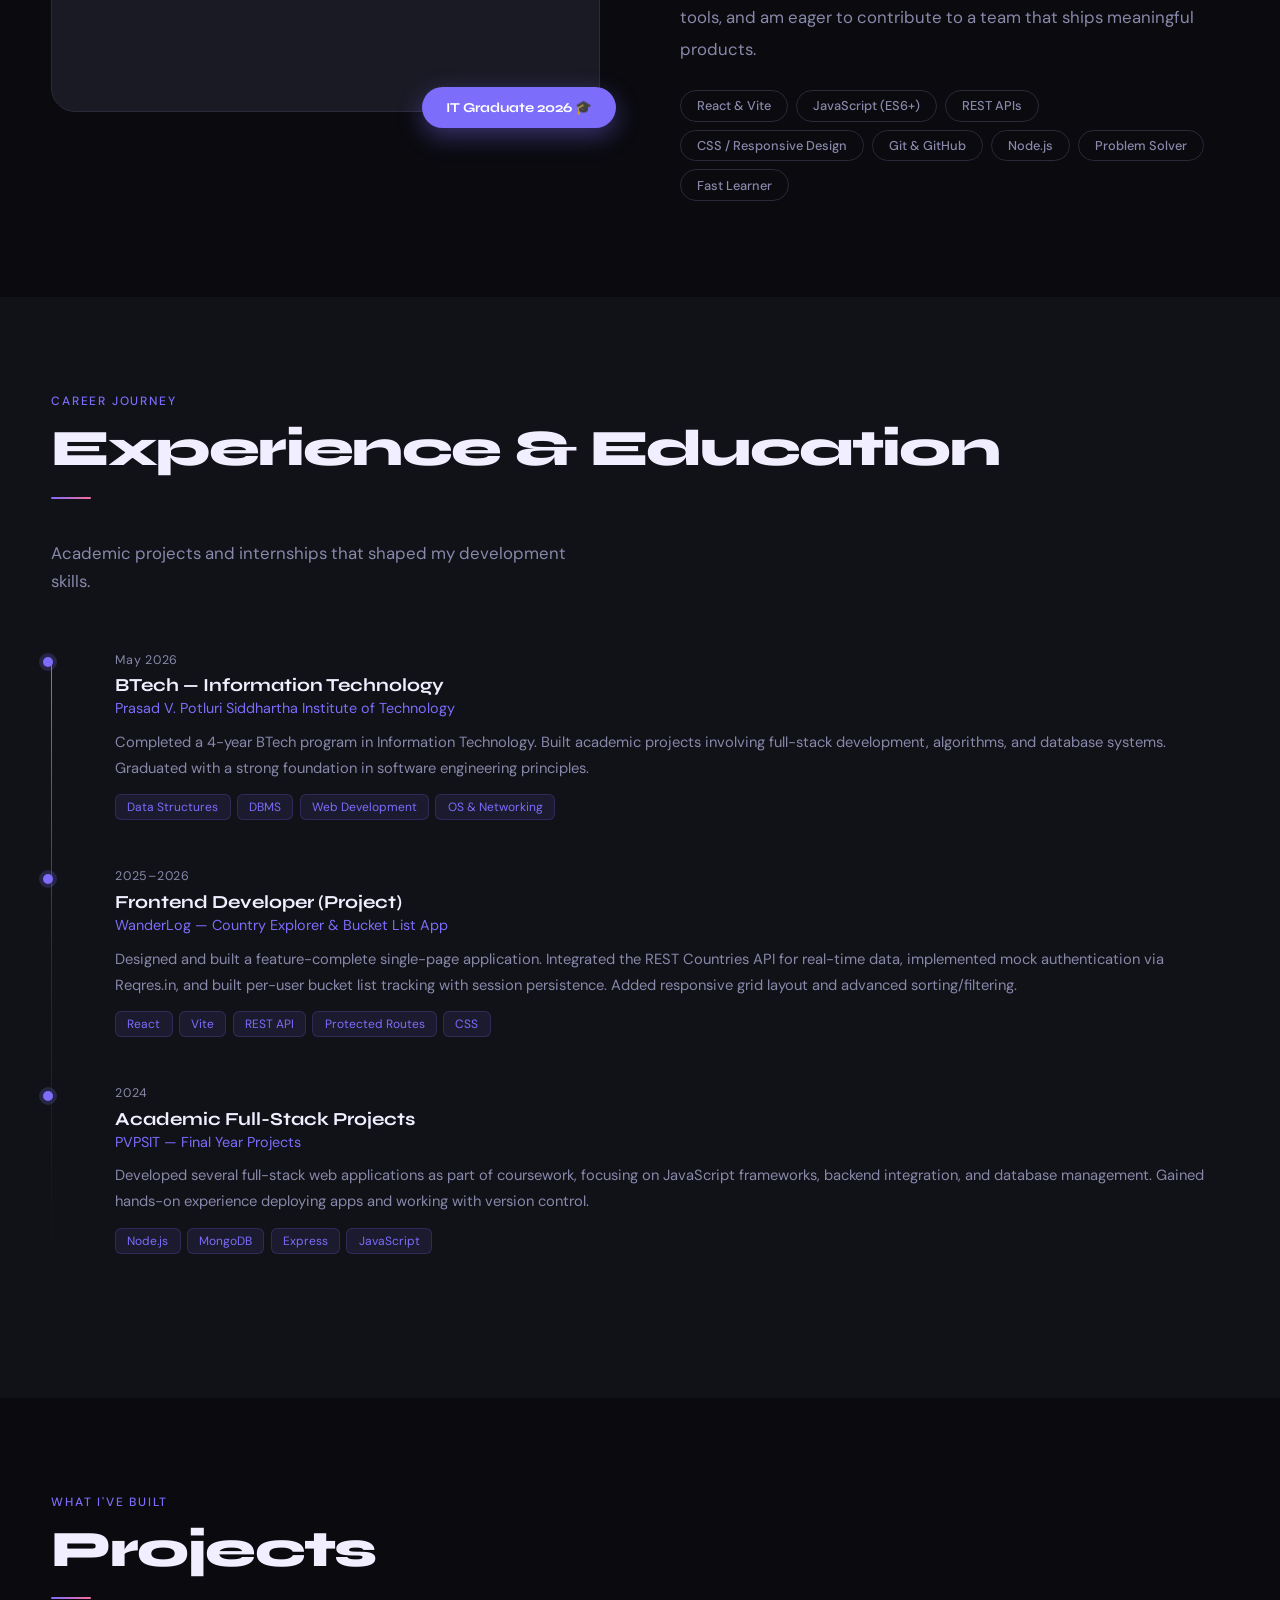
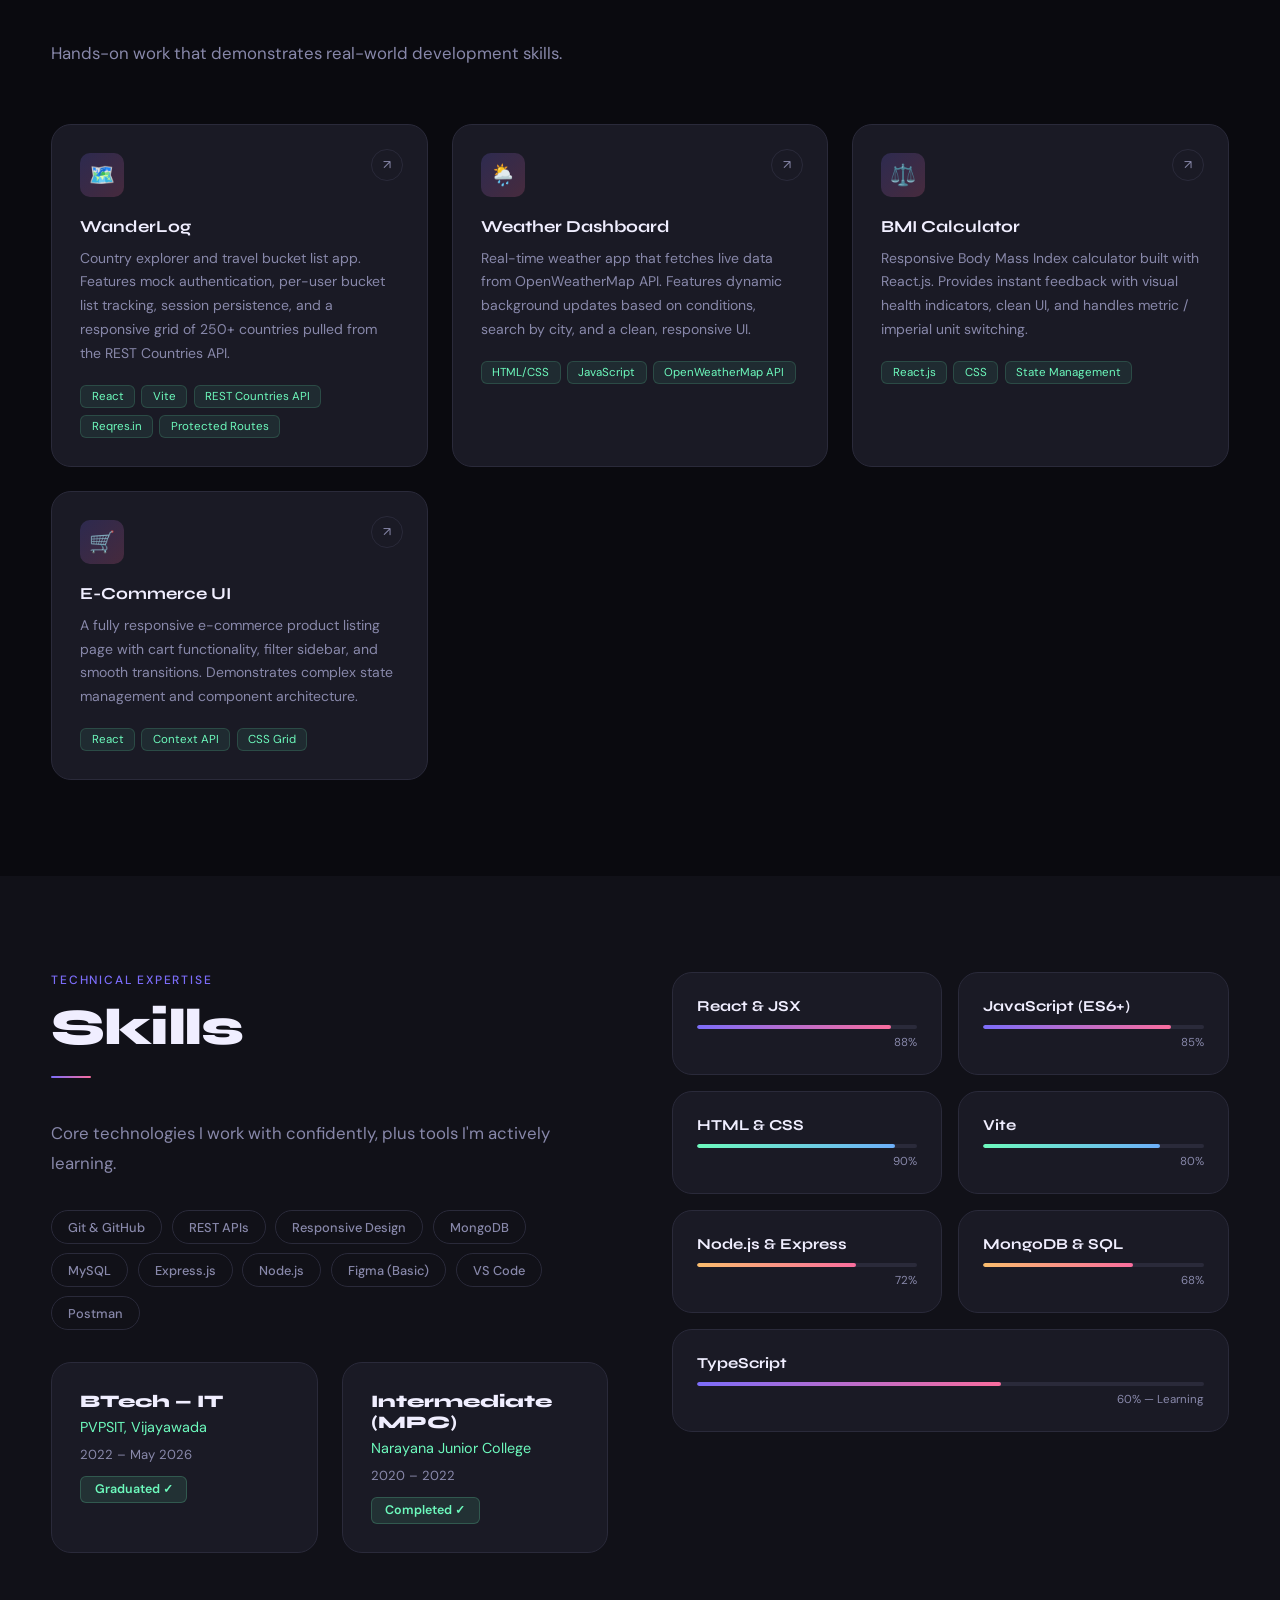
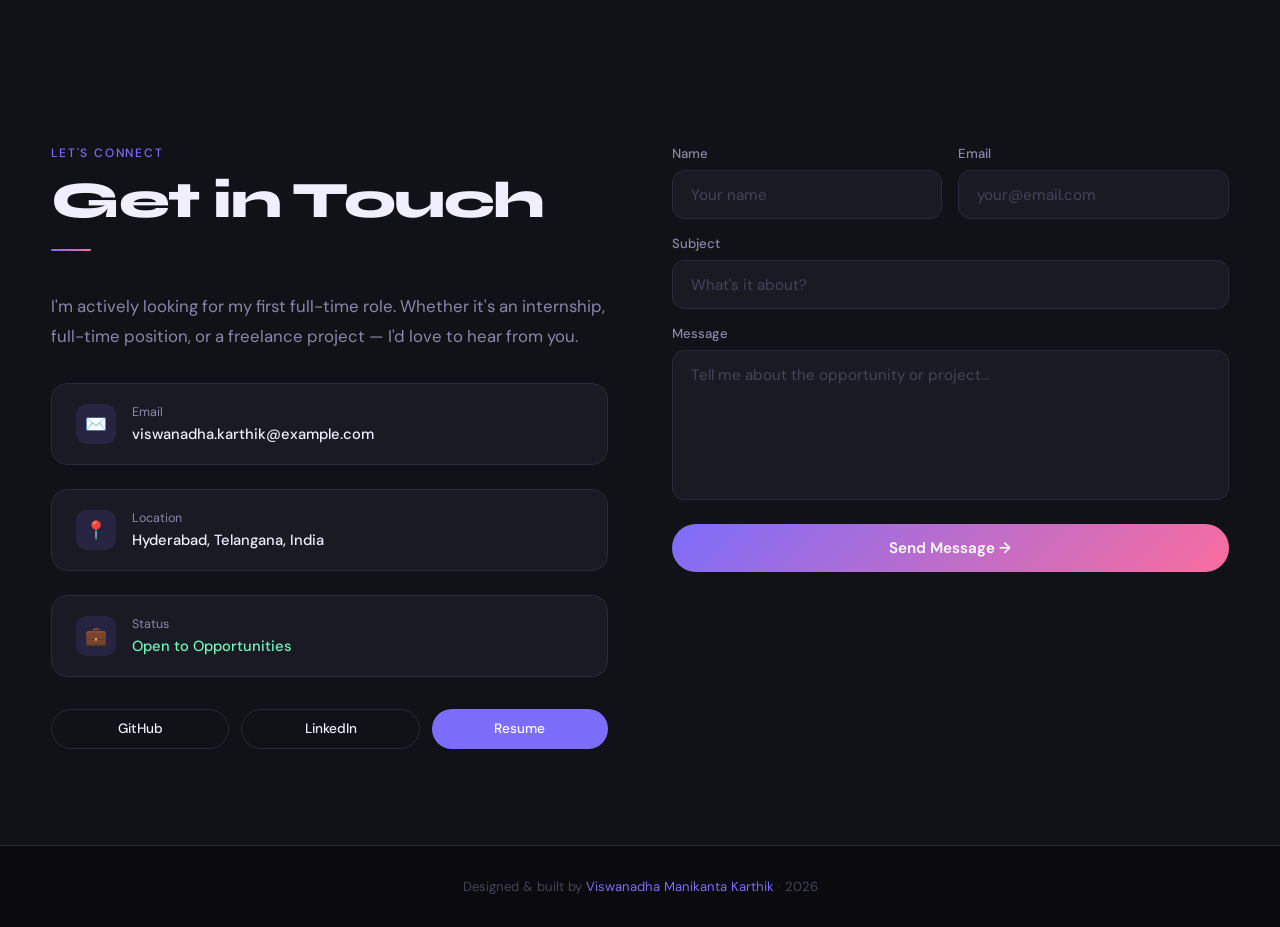
<file: portfolio/portfolio.html>
<!DOCTYPE html>
<html lang="en">
<head>
<meta charset="UTF-8"/>
<meta name="viewport" content="width=device-width, initial-scale=1.0"/>
<title>Viswanadha Manikanta Karthik | IT Graduate</title>
<link rel="preconnect" href="https://fonts.googleapis.com"/>
<link rel="preconnect" href="https://fonts.gstatic.com" crossorigin/>
<link href="https://fonts.googleapis.com/css2?family=Syne:wght@400;600;700;800&family=DM+Sans:ital,opsz,wght@0,9..40,300;0,9..40,400;0,9..40,500;1,9..40,300&display=swap" rel="stylesheet"/>
 <link rel="stylesheet" href="style.css">

</head>
<body>

<div class="cursor-glow" id="cursorGlow"></div>

<!-- NAV -->
<nav id="navbar">
  <div class="nav-logo">VMK</div>
  <ul class="nav-links">
    <li><a href="#about">About</a></li>
    <li><a href="#experience">Experience</a></li>
    <li><a href="#projects">Projects</a></li>
    <li><a href="#skills">Skills</a></li>
    <li><a href="#contact">Contact</a></li>
  </ul>
  <div class="hamburger" id="hamburger" onclick="toggleMenu()">
    <span></span><span></span><span></span>
  </div>
</nav>

<!-- MOBILE MENU -->
<div class="mobile-menu" id="mobileMenu">
  <a href="#about" onclick="toggleMenu()">About</a>
  <a href="#experience" onclick="toggleMenu()">Experience</a>
  <a href="#projects" onclick="toggleMenu()">Projects</a>
  <a href="#skills" onclick="toggleMenu()">Skills</a>
  <a href="#contact" onclick="toggleMenu()">Contact</a>
</div>

<!-- HERO -->
<section id="hero">
  <div class="hero-grid-bg"></div>
  <div class="hero-orb hero-orb-1"></div>
  <div class="hero-orb hero-orb-2"></div>
  <div class="hero-content">
    <div class="hero-badge">
      <div class="hero-badge-dot"></div>
      BTech IT Graduate · Open to Opportunities
    </div>
    <h1 class="hero-name">
      Viswanadha<br><span class="grad">Manikanta</span><br>Karthik
    </h1>
    <p class="hero-title-line">Full Stack Developer &amp; IT Engineer</p>
    <p class="hero-desc">
      Passionate about building <strong>scalable web applications</strong> with modern JavaScript frameworks.
      Fresh graduate with hands-on experience in <strong>React, Vite</strong>, and full-stack development.
    </p>
    <div class="hero-ctas">
      <a href="#projects" class="btn-primary">View Projects →</a>
      <a href="#contact" class="btn-outline">Get in Touch</a>
    </div>
    <div class="hero-stats">
      <div>
        <div class="stat-num">3+</div>
        <div class="stat-label">Projects Built</div>
      </div>
      <div>
        <div class="stat-num">2026</div>
        <div class="stat-label">BTech Graduate</div>
      </div>
      <div>
        <div class="stat-num">10+</div>
        <div class="stat-label">Technologies</div>
      </div>
    </div>
  </div>
  <div class="hero-scroll">
    <span>Scroll</span>
    <div class="scroll-line"></div>
  </div>
</section>

<!-- ABOUT -->
<section id="about">
  <div class="about-inner">
    <div class="about-photo-wrap reveal">
      <div class="about-photo-frame">
        <div class="about-photo-placeholder">VMK</div>
      </div>
      <div class="about-photo-badge">IT Graduate 2026 🎓</div>
    </div>
    <div class="about-text reveal">
      <div class="section-label">About Me</div>
      <h2 class="section-title">Building the web, one commit at a time</h2>
      <div class="divider"></div>
      <p>I'm <strong>Viswanadha Manikanta Karthik</strong>, a fresh <strong>BTech IT graduate</strong> from Prasad V. Potluri Siddhartha Institute of Technology (May 2026).</p>
      <p>My passion lies in crafting intuitive, performant web applications. I've built full-stack projects from scratch — including <strong>WanderLog</strong>, a country explorer app with React, Vite, REST APIs, and protected routing.</p>
      <p>I thrive on solving real problems with clean code, love learning new tools, and am eager to contribute to a team that ships meaningful products.</p>
      <div class="about-tags">
        <span class="tag">React &amp; Vite</span>
        <span class="tag">JavaScript (ES6+)</span>
        <span class="tag">REST APIs</span>
        <span class="tag">CSS / Responsive Design</span>
        <span class="tag">Git &amp; GitHub</span>
        <span class="tag">Node.js</span>
        <span class="tag">Problem Solver</span>
        <span class="tag">Fast Learner</span>
      </div>
    </div>
  </div>
</section>

<!-- EXPERIENCE -->
<section id="experience">
  <div class="reveal">
    <div class="section-label">Career Journey</div>
    <h2 class="section-title">Experience &amp; Education</h2>
    <div class="divider"></div>
    <p class="section-sub">Academic projects and internships that shaped my development skills.</p>
  </div>
  <div class="exp-timeline">
    <div class="exp-item">
      <div class="exp-dot"></div>
      <div class="exp-date">May 2026</div>
      <div class="exp-title">BTech — Information Technology</div>
      <div class="exp-company">Prasad V. Potluri Siddhartha Institute of Technology</div>
      <div class="exp-desc">Completed a 4-year BTech program in Information Technology. Built academic projects involving full-stack development, algorithms, and database systems. Graduated with a strong foundation in software engineering principles.</div>
      <div class="exp-tags">
        <span class="exp-tag">Data Structures</span>
        <span class="exp-tag">DBMS</span>
        <span class="exp-tag">Web Development</span>
        <span class="exp-tag">OS &amp; Networking</span>
      </div>
    </div>
    <div class="exp-item">
      <div class="exp-dot"></div>
      <div class="exp-date">2025–2026</div>
      <div class="exp-title">Frontend Developer (Project)</div>
      <div class="exp-company">WanderLog — Country Explorer &amp; Bucket List App</div>
      <div class="exp-desc">Designed and built a feature-complete single-page application. Integrated the REST Countries API for real-time data, implemented mock authentication via Reqres.in, and built per-user bucket list tracking with session persistence. Added responsive grid layout and advanced sorting/filtering.</div>
      <div class="exp-tags">
        <span class="exp-tag">React</span>
        <span class="exp-tag">Vite</span>
        <span class="exp-tag">REST API</span>
        <span class="exp-tag">Protected Routes</span>
        <span class="exp-tag">CSS</span>
      </div>
    </div>
    <div class="exp-item">
      <div class="exp-dot"></div>
      <div class="exp-date">2024</div>
      <div class="exp-title">Academic Full-Stack Projects</div>
      <div class="exp-company">PVPSIT — Final Year Projects</div>
      <div class="exp-desc">Developed several full-stack web applications as part of coursework, focusing on JavaScript frameworks, backend integration, and database management. Gained hands-on experience deploying apps and working with version control.</div>
      <div class="exp-tags">
        <span class="exp-tag">Node.js</span>
        <span class="exp-tag">MongoDB</span>
        <span class="exp-tag">Express</span>
        <span class="exp-tag">JavaScript</span>
      </div>
    </div>
  </div>
</section>

<!-- PROJECTS -->
<section id="projects">
  <div class="reveal">
    <div class="section-label">What I've Built</div>
    <h2 class="section-title">Projects</h2>
    <div class="divider"></div>
    <p class="section-sub">Hands-on work that demonstrates real-world development skills.</p>
  </div>
  <div class="projects-grid">
    <div class="project-card reveal">
      <div class="project-icon">🗺️</div>
      <div class="project-title">WanderLog</div>
      <div class="project-desc">Country explorer and travel bucket list app. Features mock authentication, per-user bucket list tracking, session persistence, and a responsive grid of 250+ countries pulled from the REST Countries API.</div>
      <div class="project-tags">
        <span class="project-tag">React</span>
        <span class="project-tag">Vite</span>
        <span class="project-tag">REST Countries API</span>
        <span class="project-tag">Reqres.in</span>
        <span class="project-tag">Protected Routes</span>
      </div>
      <a href="#" class="project-link">↗</a>
    </div>
    <div class="project-card reveal">
      <div class="project-icon">🌦️</div>
      <div class="project-title">Weather Dashboard</div>
      <div class="project-desc">Real-time weather app that fetches live data from OpenWeatherMap API. Features dynamic background updates based on conditions, search by city, and a clean, responsive UI.</div>
      <div class="project-tags">
        <span class="project-tag">HTML/CSS</span>
        <span class="project-tag">JavaScript</span>
        <span class="project-tag">OpenWeatherMap API</span>
      </div>
      <a href="#" class="project-link">↗</a>
    </div>
    <div class="project-card reveal">
      <div class="project-icon">⚖️</div>
      <div class="project-title">BMI Calculator</div>
      <div class="project-desc">Responsive Body Mass Index calculator built with React.js. Provides instant feedback with visual health indicators, clean UI, and handles metric / imperial unit switching.</div>
      <div class="project-tags">
        <span class="project-tag">React.js</span>
        <span class="project-tag">CSS</span>
        <span class="project-tag">State Management</span>
      </div>
      <a href="#" class="project-link">↗</a>
    </div>
    <div class="project-card reveal">
      <div class="project-icon">🛒</div>
      <div class="project-title">E-Commerce UI</div>
      <div class="project-desc">A fully responsive e-commerce product listing page with cart functionality, filter sidebar, and smooth transitions. Demonstrates complex state management and component architecture.</div>
      <div class="project-tags">
        <span class="project-tag">React</span>
        <span class="project-tag">Context API</span>
        <span class="project-tag">CSS Grid</span>
      </div>
      <a href="#" class="project-link">↗</a>
    </div>
  </div>
</section>

<!-- SKILLS -->
<section id="skills">
  <div class="skills-outer">
    <div class="reveal">
      <div class="section-label">Technical Expertise</div>
      <h2 class="section-title">Skills</h2>
      <div class="divider"></div>
      <p style="font-size:1.05rem;line-height:1.8;color:var(--muted);margin-bottom:2rem">Core technologies I work with confidently, plus tools I'm actively learning.</p>
      <div class="skills-pills">
        <span class="s-pill">Git &amp; GitHub</span>
        <span class="s-pill">REST APIs</span>
        <span class="s-pill">Responsive Design</span>
        <span class="s-pill">MongoDB</span>
        <span class="s-pill">MySQL</span>
        <span class="s-pill">Express.js</span>
        <span class="s-pill">Node.js</span>
        <span class="s-pill">Figma (Basic)</span>
        <span class="s-pill">VS Code</span>
        <span class="s-pill">Postman</span>
      </div>
      <div class="edu-grid" style="margin-top:2rem">
        <div class="edu-card">
          <div class="edu-degree">BTech — IT</div>
          <div class="edu-school">PVPSIT, Vijayawada</div>
          <div class="edu-meta">2022 – May 2026</div>
          <span class="edu-badge">Graduated ✓</span>
        </div>
        <div class="edu-card">
          <div class="edu-degree">Intermediate (MPC)</div>
          <div class="edu-school">Narayana Junior College</div>
          <div class="edu-meta">2020 – 2022</div>
          <span class="edu-badge">Completed ✓</span>
        </div>
      </div>
    </div>
    <div class="skills-bento reveal">
      <div class="skill-card">
        <div class="skill-name">React &amp; JSX</div>
        <div class="skill-bar-bg"><div class="skill-bar violet" data-width="88"></div></div>
        <div class="skill-level">88%</div>
      </div>
      <div class="skill-card">
        <div class="skill-name">JavaScript (ES6+)</div>
        <div class="skill-bar-bg"><div class="skill-bar violet" data-width="85"></div></div>
        <div class="skill-level">85%</div>
      </div>
      <div class="skill-card">
        <div class="skill-name">HTML &amp; CSS</div>
        <div class="skill-bar-bg"><div class="skill-bar green" data-width="90"></div></div>
        <div class="skill-level">90%</div>
      </div>
      <div class="skill-card">
        <div class="skill-name">Vite</div>
        <div class="skill-bar-bg"><div class="skill-bar green" data-width="80"></div></div>
        <div class="skill-level">80%</div>
      </div>
      <div class="skill-card">
        <div class="skill-name">Node.js &amp; Express</div>
        <div class="skill-bar-bg"><div class="skill-bar amber" data-width="72"></div></div>
        <div class="skill-level">72%</div>
      </div>
      <div class="skill-card">
        <div class="skill-name">MongoDB &amp; SQL</div>
        <div class="skill-bar-bg"><div class="skill-bar amber" data-width="68"></div></div>
        <div class="skill-level">68%</div>
      </div>
      <div class="skill-card wide">
        <div class="skill-name">TypeScript</div>
        <div class="skill-bar-bg"><div class="skill-bar violet" data-width="60"></div></div>
        <div class="skill-level">60% — Learning</div>
      </div>
    </div>
  </div>
</section>

<!-- CONTACT -->
<section id="contact">
  <div class="contact-inner">
    <div class="reveal">
      <div class="section-label">Let's Connect</div>
      <h2 class="section-title">Get in Touch</h2>
      <div class="divider"></div>
      <p style="font-size:1.05rem;line-height:1.8;color:var(--muted);margin-bottom:2rem">
        I'm actively looking for my first full-time role. Whether it's an internship, full-time position, or a freelance project — I'd love to hear from you.
      </p>
      <div class="contact-info">
        <div class="contact-item">
          <div class="contact-icon">✉️</div>
          <div>
            <div class="contact-item-label">Email</div>
            <div class="contact-item-value">viswanadha.karthik@example.com</div>
          </div>
        </div>
        <div class="contact-item">
          <div class="contact-icon">📍</div>
          <div>
            <div class="contact-item-label">Location</div>
            <div class="contact-item-value">Hyderabad, Telangana, India</div>
          </div>
        </div>
        <div class="contact-item">
          <div class="contact-icon">💼</div>
          <div>
            <div class="contact-item-label">Status</div>
            <div class="contact-item-value" style="color:var(--accent3)">Open to Opportunities</div>
          </div>
        </div>
        <div style="display:flex;gap:.75rem;margin-top:.5rem">
          <a href="https://github.com/" target="_blank" class="btn-outline" style="flex:1;justify-content:center;font-size:.85rem;padding:.65rem 1rem">GitHub</a>
          <a href="https://linkedin.com/" target="_blank" class="btn-outline" style="flex:1;justify-content:center;font-size:.85rem;padding:.65rem 1rem">LinkedIn</a>
          <a href="#" class="btn-primary" style="flex:1;justify-content:center;font-size:.85rem;padding:.65rem 1rem">Resume</a>
        </div>
      </div>
    </div>
    <div class="reveal">
      <div class="contact-form">
        <div class="form-row">
          <div class="form-group">
            <label>Name</label>
            <input type="text" id="cName" placeholder="Your name"/>
          </div>
          <div class="form-group">
            <label>Email</label>
            <input type="email" id="cEmail" placeholder="your@email.com"/>
          </div>
        </div>
        <div class="form-group">
          <label>Subject</label>
          <input type="text" id="cSubject" placeholder="What's it about?"/>
        </div>
        <div class="form-group">
          <label>Message</label>
          <textarea id="cMessage" rows="6" placeholder="Tell me about the opportunity or project..."></textarea>
        </div>
        <button class="send-btn" onclick="sendMessage()">
          <span id="sendText">Send Message →</span>
        </button>
        <div class="success-msg" id="successMsg">🎉 Message sent! I'll get back to you soon.</div>
      </div>
    </div>
  </div>
</section>

<footer>
  <p>Designed &amp; built by <span>Viswanadha Manikanta Karthik</span> · 2026</p>
</footer>
  <script src="javascript.js"></script>
</body>
</html>
</file>
<file: portfolio/style.css>
*,*::before,*::after{margin:0;padding:0;box-sizing:border-box}
:root{
  --bg:#0a0a0f;
  --bg2:#111118;
  --bg3:#16161f;
  --card:#1a1a25;
  --border:#2a2a3a;
  --accent:#7c6dfa;
  --accent2:#fa6d9e;
  --accent3:#6dfabd;
  --text:#f0eeff;
  --muted:#8888aa;
  --faint:#44445a;
  font-size:px;
}
html{scroll-behavior:smooth}
body{
  font-family:'DM Sans',sans-serif;
  background:var(--bg);
  color:var(--text);
  overflow-x:hidden;
}

/* ── NOISE TEXTURE ── */
body::before{
  content:'';
  position:fixed;inset:0;
  background-image:url("data:image/svg+xml,%3Csvg xmlns='http://www.w3.org/2000/svg' width='200' height='200'%3E%3Cfilter id='n'%3E%3CfeTurbulence type='fractalNoise' baseFrequency='0.9' numOctaves='4' stitchTiles='stitch'/%3E%3C/filter%3E%3Crect width='200' height='200' filter='url(%23n)' opacity='0.025'/%3E%3C/svg%3E");
  pointer-events:none;z-index:0;opacity:.5;
}

/* ── CURSOR GLOW ── */
.cursor-glow{
  position:fixed;width:400px;height:400px;
  border-radius:50%;pointer-events:none;z-index:1;
  background:radial-gradient(circle,rgba(124,109,250,.07) 0%,transparent 70%);
  transform:translate(-50%,-50%);transition:opacity .3s;
}

/* ── NAV ── */
nav{
  position:fixed;top:0;left:0;right:0;z-index:100;
  display:flex;align-items:center;justify-content:space-between;
  padding:1.2rem 4%;
  background:rgba(10,10,15,.85);
  backdrop-filter:blur(16px);
  border-bottom:1px solid rgba(124,109,250,.12);
  transition:all .3s;
}
nav.scrolled{padding:.8rem 4%}
.nav-logo{
  font-family:'Syne',sans-serif;font-weight:800;
  font-size:1.1rem;letter-spacing:-.02em;
  background:linear-gradient(135deg,var(--accent),var(--accent2));
  -webkit-background-clip:text;-webkit-text-fill-color:transparent;
  background-clip:text;
}
.nav-links{display:flex;gap:2rem;list-style:none}
.nav-links a{
  font-size:.85rem;font-weight:500;letter-spacing:.06em;text-transform:uppercase;
  color:var(--muted);text-decoration:none;transition:color .2s;position:relative;
}
.nav-links a::after{
  content:'';position:absolute;bottom:-4px;left:0;width:0;height:1px;
  background:var(--accent);transition:width .3s;
}
.nav-links a:hover{color:var(--text)}
.nav-links a:hover::after{width:100%}
.hamburger{display:none;flex-direction:column;gap:5px;cursor:pointer;padding:4px}
.hamburger span{display:block;width:22px;height:2px;background:var(--text);transition:all .3s;border-radius:2px}
.hamburger.open span:nth-child(1){transform:translateY(7px) rotate(45deg)}
.hamburger.open span:nth-child(2){opacity:0}
.hamburger.open span:nth-child(3){transform:translateY(-7px) rotate(-45deg)}
.mobile-menu{
  display:none;position:fixed;top:0;left:0;right:0;bottom:0;
  background:rgba(10,10,15,.97);z-index:99;
  flex-direction:column;align-items:center;justify-content:center;gap:2.5rem;
}
.mobile-menu.open{display:flex}
.mobile-menu a{
  font-family:'Syne',sans-serif;font-size:2rem;font-weight:700;
  color:var(--text);text-decoration:none;transition:color .2s;
}
.mobile-menu a:hover{color:var(--accent)}

/* ── HERO ── */
#hero{
  min-height:100vh;display:flex;align-items:center;
  padding:8rem 4% 4rem;position:relative;overflow:hidden;
}
.hero-grid-bg{
  position:absolute;inset:0;
  background-image:linear-gradient(rgba(124,109,250,.04) 1px,transparent 1px),linear-gradient(90deg,rgba(124,109,250,.04) 1px,transparent 1px);
  background-size:60px 60px;
}
.hero-orb{
  position:absolute;border-radius:50%;filter:blur(80px);pointer-events:none;
}
.hero-orb-1{width:600px;height:600px;background:rgba(124,109,250,.12);top:-200px;right:-100px}
.hero-orb-2{width:400px;height:400px;background:rgba(250,109,158,.08);bottom:-100px;left:-100px}
.hero-content{position:relative;z-index:2;max-width:900px}
.hero-badge{
  display:inline-flex;align-items:center;gap:.5rem;
  border:1px solid rgba(124,109,250,.3);border-radius:100px;
  padding:.4rem 1rem;font-size:.8rem;color:var(--accent);
  background:rgba(124,109,250,.08);margin-bottom:2rem;
  animation:fadeUp .8s ease both;
}
.hero-badge-dot{width:6px;height:6px;border-radius:50%;background:var(--accent3);animation:pulse 2s infinite}
@keyframes pulse{0%,100%{opacity:1}50%{opacity:.3}}
.hero-name{
  font-family:'Syne',sans-serif;font-weight:800;
  font-size:clamp(2.8rem,8vw,6rem);line-height:1.0;
  letter-spacing:-.04em;margin-bottom:.5rem;
  animation:fadeUp .8s .1s ease both;
}
.hero-name .grad{
  background:linear-gradient(135deg,var(--accent) 0%,var(--accent2) 50%,var(--accent3) 100%);
  -webkit-background-clip:text;-webkit-text-fill-color:transparent;background-clip:text;
}
.hero-title-line{
  font-family:'Syne',sans-serif;font-size:clamp(1rem,3vw,1.8rem);
  font-weight:400;color:var(--muted);margin-bottom:2rem;letter-spacing:.02em;
  animation:fadeUp .8s .2s ease both;
}
.hero-desc{
  max-width:560px;font-size:1.05rem;line-height:1.8;color:var(--muted);
  margin-bottom:3rem;animation:fadeUp .8s .3s ease both;
}
.hero-desc strong{color:var(--text);font-weight:500}
.hero-ctas{display:flex;gap:1rem;flex-wrap:wrap;animation:fadeUp .8s .4s ease both}
.btn-primary{
  display:inline-flex;align-items:center;gap:.5rem;
  background:var(--accent);color:#fff;
  padding:.85rem 2rem;border-radius:100px;font-weight:500;
  text-decoration:none;font-size:.95rem;transition:all .25s;border:none;cursor:pointer;
}
.btn-primary:hover{background:#9488ff;transform:translateY(-2px)}
.btn-outline{
  display:inline-flex;align-items:center;gap:.5rem;
  border:1px solid var(--border);color:var(--text);
  padding:.85rem 2rem;border-radius:100px;font-weight:500;
  text-decoration:none;font-size:.95rem;transition:all .25s;background:transparent;cursor:pointer;
}
.btn-outline:hover{border-color:var(--accent);color:var(--accent);transform:translateY(-2px)}
.hero-stats{
  display:flex;gap:3rem;margin-top:4rem;
  animation:fadeUp .8s .5s ease both;flex-wrap:wrap;
}
.stat-num{font-family:'Syne',sans-serif;font-size:2rem;font-weight:800;color:var(--text)}
.stat-label{font-size:.8rem;color:var(--muted);text-transform:uppercase;letter-spacing:.08em;margin-top:.2rem}
.hero-scroll{
  position:absolute;bottom:2.5rem;left:50%;transform:translateX(-50%);
  display:flex;flex-direction:column;align-items:center;gap:.5rem;
  color:var(--faint);font-size:.75rem;letter-spacing:.1em;text-transform:uppercase;
  animation:fadeUp 1s .8s ease both;
}
.scroll-line{width:1px;height:50px;background:linear-gradient(var(--faint),transparent);animation:scrollLine 2s ease infinite}
@keyframes scrollLine{0%{transform:scaleY(0);transform-origin:top}50%{transform:scaleY(1);transform-origin:top}51%{transform-origin:bottom}100%{transform:scaleY(0);transform-origin:bottom}}

/* ── SECTIONS ── */
section{padding:6rem 4%;position:relative;z-index:2}
.section-label{
  font-size:.75rem;font-weight:500;letter-spacing:.15em;text-transform:uppercase;
  color:var(--accent);margin-bottom:.75rem;
}
.section-title{
  font-family:'Syne',sans-serif;font-weight:800;
  font-size:clamp(2rem,5vw,3.2rem);letter-spacing:-.03em;
  line-height:1.1;margin-bottom:1rem;
}
.section-sub{font-size:1.05rem;color:var(--muted);max-width:540px;line-height:1.7;margin-bottom:3.5rem}
.divider{width:40px;height:2px;background:linear-gradient(90deg,var(--accent),var(--accent2));margin:1.2rem 0 2.5rem;border-radius:2px}

/* ── ABOUT ── */
#about .about-inner{display:grid;grid-template-columns:1fr 1fr;gap:5rem;align-items:start}
.about-photo-wrap{position:relative}
.about-photo-frame{
  border-radius:1.5rem;overflow:hidden;
  border:1px solid var(--border);
  background:var(--card);
  aspect-ratio:4/5;display:flex;align-items:center;justify-content:center;
}
.about-photo-placeholder{
  font-family:'Syne',sans-serif;font-size:5rem;font-weight:800;
  background:linear-gradient(135deg,var(--accent),var(--accent2));
  -webkit-background-clip:text;-webkit-text-fill-color:transparent;background-clip:text;
}
.about-photo-badge{
  position:absolute;bottom:-1rem;right:-1rem;
  background:var(--accent);color:#fff;
  padding:.75rem 1.5rem;border-radius:100px;
  font-family:'Syne',sans-serif;font-weight:700;font-size:.85rem;
  white-space:nowrap;box-shadow:0 8px 24px rgba(124,109,250,.4);
}
.about-text p{font-size:1.05rem;line-height:1.9;color:var(--muted);margin-bottom:1.2rem}
.about-text p strong{color:var(--text);font-weight:500}
.about-tags{display:flex;flex-wrap:wrap;gap:.5rem;margin-top:1.5rem}
.tag{
  padding:.4rem 1rem;border-radius:100px;font-size:.8rem;font-weight:500;
  border:1px solid var(--border);color:var(--muted);transition:all .2s;cursor:default;
}
.tag:hover{border-color:var(--accent);color:var(--accent);background:rgba(124,109,250,.08)}

/* ── EXPERIENCE ── */
#experience{background:var(--bg2)}
.exp-timeline{position:relative;padding-left:2rem}
.exp-timeline::before{
  content:'';position:absolute;left:0;top:.5rem;bottom:0;
  width:1px;background:linear-gradient(var(--accent),var(--border),transparent);
}
.exp-item{
  position:relative;margin-bottom:3rem;padding-left:2rem;
  opacity:0;transform:translateX(-20px);transition:all .5s ease;
}
.exp-item.visible{opacity:1;transform:translateX(0)}
.exp-dot{
  position:absolute;left:-2.5rem;top:.35rem;
  width:10px;height:10px;border-radius:50%;background:var(--accent);
  box-shadow:0 0 0 4px rgba(124,109,250,.2);
}
.exp-date{font-size:.78rem;color:var(--muted);letter-spacing:.06em;margin-bottom:.4rem}
.exp-title{font-family:'Syne',sans-serif;font-weight:700;font-size:1.15rem;color:var(--text);margin-bottom:.2rem}
.exp-company{font-size:.9rem;color:var(--accent);margin-bottom:.8rem}
.exp-desc{font-size:.92rem;line-height:1.75;color:var(--muted)}
.exp-tags{display:flex;flex-wrap:wrap;gap:.4rem;margin-top:.8rem}
.exp-tag{
  padding:.25rem .7rem;border-radius:6px;font-size:.75rem;
  background:rgba(124,109,250,.1);color:var(--accent);border:1px solid rgba(124,109,250,.2);
}

/* ── PROJECTS ── */
.projects-grid{
  display:grid;grid-template-columns:repeat(auto-fill,minmax(320px,1fr));gap:1.5rem;
}
.project-card{
  background:var(--card);border:1px solid var(--border);border-radius:1.25rem;
  padding:1.75rem;transition:all .3s;cursor:pointer;position:relative;overflow:hidden;
}
.project-card::before{
  content:'';position:absolute;inset:0;
  background:radial-gradient(circle at 0% 0%,rgba(124,109,250,.05),transparent 60%);
  opacity:0;transition:opacity .3s;
}
.project-card:hover::before{opacity:1}
.project-card:hover{border-color:rgba(124,109,250,.4);transform:translateY(-4px);box-shadow:0 20px 40px rgba(0,0,0,.3)}
.project-icon{
  width:44px;height:44px;border-radius:10px;
  background:linear-gradient(135deg,rgba(124,109,250,.2),rgba(250,109,158,.2));
  display:flex;align-items:center;justify-content:center;
  font-size:1.3rem;margin-bottom:1.2rem;
}
.project-title{font-family:'Syne',sans-serif;font-weight:700;font-size:1.05rem;margin-bottom:.6rem}
.project-desc{font-size:.875rem;line-height:1.7;color:var(--muted);margin-bottom:1.2rem}
.project-tags{display:flex;flex-wrap:wrap;gap:.4rem}
.project-tag{
  padding:.2rem .65rem;border-radius:6px;font-size:.72rem;
  background:rgba(109,250,189,.08);color:var(--accent3);border:1px solid rgba(109,250,189,.15);
}
.project-link{
  position:absolute;top:1.5rem;right:1.5rem;
  width:32px;height:32px;border-radius:50%;border:1px solid var(--border);
  display:flex;align-items:center;justify-content:center;
  font-size:.8rem;color:var(--muted);transition:all .2s;text-decoration:none;
}
.project-link:hover{border-color:var(--accent);color:var(--accent)}

/* ── SKILLS ── */
#skills{background:var(--bg2)}
.skills-outer{display:grid;grid-template-columns:1fr 1fr;gap:4rem;align-items:start}
.skills-bento{display:grid;grid-template-columns:1fr 1fr;gap:1rem}
.skill-card{
  background:var(--card);border:1px solid var(--border);border-radius:1.25rem;
  padding:1.5rem;transition:all .3s;
}
.skill-card:hover{border-color:rgba(124,109,250,.3);transform:translateY(-3px)}
.skill-card.wide{grid-column:1/-1}
.skill-name{font-family:'Syne',sans-serif;font-size:.95rem;font-weight:700;margin-bottom:.6rem;color:var(--text)}
.skill-bar-bg{height:4px;background:var(--border);border-radius:4px;overflow:hidden}
.skill-bar{height:4px;border-radius:4px;width:0;transition:width 1.2s cubic-bezier(.4,0,.2,1)}
.skill-bar.violet{background:linear-gradient(90deg,var(--accent),var(--accent2))}
.skill-bar.green{background:linear-gradient(90deg,var(--accent3),#6daffa)}
.skill-bar.amber{background:linear-gradient(90deg,#fabd6d,var(--accent2))}
.skill-level{font-size:.72rem;color:var(--muted);margin-top:.4rem;text-align:right}
.skills-pills{display:flex;flex-wrap:wrap;gap:.6rem;margin-top:1rem}
.s-pill{
  padding:.45rem 1rem;border-radius:100px;font-size:.8rem;font-weight:500;
  border:1px solid var(--border);color:var(--muted);transition:all .25s;
  cursor:default;
}
.s-pill:hover{border-color:var(--accent2);color:var(--accent2);background:rgba(250,109,158,.08)}

/* ── EDUCATION ── */
.edu-grid{display:grid;grid-template-columns:1fr 1fr;gap:1.5rem}
.edu-card{
  background:var(--card);border:1px solid var(--border);border-radius:1.25rem;
  padding:1.75rem;transition:all .3s;
}
.edu-card:hover{border-color:rgba(109,250,189,.3);transform:translateY(-3px)}
.edu-degree{font-family:'Syne',sans-serif;font-weight:800;font-size:1.1rem;margin-bottom:.4rem}
.edu-school{font-size:.9rem;color:var(--accent3);margin-bottom:.6rem}
.edu-meta{font-size:.82rem;color:var(--muted)}
.edu-badge{
  display:inline-block;margin-top:.8rem;
  padding:.3rem .85rem;border-radius:6px;font-size:.78rem;font-weight:600;
  background:rgba(109,250,189,.1);color:var(--accent3);border:1px solid rgba(109,250,189,.2);
}

/* ── CONTACT ── */
#contact{background:var(--bg2)}
.contact-inner{display:grid;grid-template-columns:1fr 1fr;gap:4rem;align-items:start}
.contact-form{display:flex;flex-direction:column;gap:1rem}
.form-row{display:grid;grid-template-columns:1fr 1fr;gap:1rem}
.form-group{display:flex;flex-direction:column;gap:.5rem}
.form-group label{font-size:.82rem;font-weight:500;color:var(--muted)}
.form-group input,.form-group textarea{
  background:var(--card);border:1px solid var(--border);border-radius:.75rem;
  color:var(--text);font-family:'DM Sans',sans-serif;font-size:.95rem;
  padding:.85rem 1.1rem;outline:none;transition:border-color .2s;resize:none;
}
.form-group input:focus,.form-group textarea:focus{border-color:var(--accent)}
.form-group input::placeholder,.form-group textarea::placeholder{color:var(--faint)}
.contact-info{display:flex;flex-direction:column;gap:1.5rem}
.contact-item{
  display:flex;gap:1rem;align-items:flex-start;
  background:var(--card);border:1px solid var(--border);border-radius:1rem;
  padding:1.25rem 1.5rem;transition:all .3s;
}
.contact-item:hover{border-color:rgba(124,109,250,.3);transform:translateX(4px)}
.contact-icon{
  width:40px;height:40px;min-width:40px;border-radius:.65rem;
  background:rgba(124,109,250,.12);display:flex;align-items:center;justify-content:center;
  font-size:1.1rem;
}
.contact-item-label{font-size:.78rem;color:var(--muted);margin-bottom:.25rem}
.contact-item-value{font-size:.92rem;color:var(--text);font-weight:500}
.send-btn{
  display:flex;align-items:center;justify-content:center;gap:.5rem;
  background:linear-gradient(135deg,var(--accent),var(--accent2));
  color:#fff;border:none;border-radius:100px;
  padding:.9rem 2rem;font-family:'DM Sans',sans-serif;font-size:.95rem;font-weight:600;
  cursor:pointer;transition:all .3s;margin-top:.5rem;
}
.send-btn:hover{transform:translateY(-2px);box-shadow:0 12px 28px rgba(124,109,250,.4)}
.send-btn:active{transform:translateY(0)}
.success-msg{
  display:none;text-align:center;padding:1rem;border-radius:.75rem;
  background:rgba(109,250,189,.1);border:1px solid rgba(109,250,189,.2);
  color:var(--accent3);font-weight:500;font-size:.9rem;
}

/* ── FOOTER ── */
footer{
  text-align:center;padding:2rem 4%;
  border-top:1px solid var(--border);
  font-size:.82rem;color:var(--faint);
}
footer span{color:var(--accent)}

/* ── ANIMATIONS ── */
@keyframes fadeUp{
  from{opacity:0;transform:translateY(24px)}
  to{opacity:1;transform:translateY(0)}
}
.reveal{opacity:0;transform:translateY(30px);transition:all .6s ease}
.reveal.visible{opacity:1;transform:translateY(0)}

/* ── MOBILE ── */
@media(max-width:768px){
  nav{padding:1rem 5%}
  .nav-links{display:none}
  .hamburger{display:flex}
  #hero{padding:7rem 5% 4rem}
  .hero-stats{gap:2rem}
  #about .about-inner{grid-template-columns:1fr;gap:3rem}
  .about-photo-wrap{max-width:320px;margin:0 auto}
  .skills-outer{grid-template-columns:1fr;gap:3rem}
  .skills-bento{grid-template-columns:1fr}
  .skill-card.wide{grid-column:auto}
  .edu-grid{grid-template-columns:1fr}
  .contact-inner{grid-template-columns:1fr;gap:3rem}
  .form-row{grid-template-columns:1fr}
  section{padding:4.5rem 5%}
  .projects-grid{grid-template-columns:1fr}
}
@media(max-width:480px){
  .hero-ctas{flex-direction:column}
  .btn-primary,.btn-outline{justify-content:center}
}
</file>
